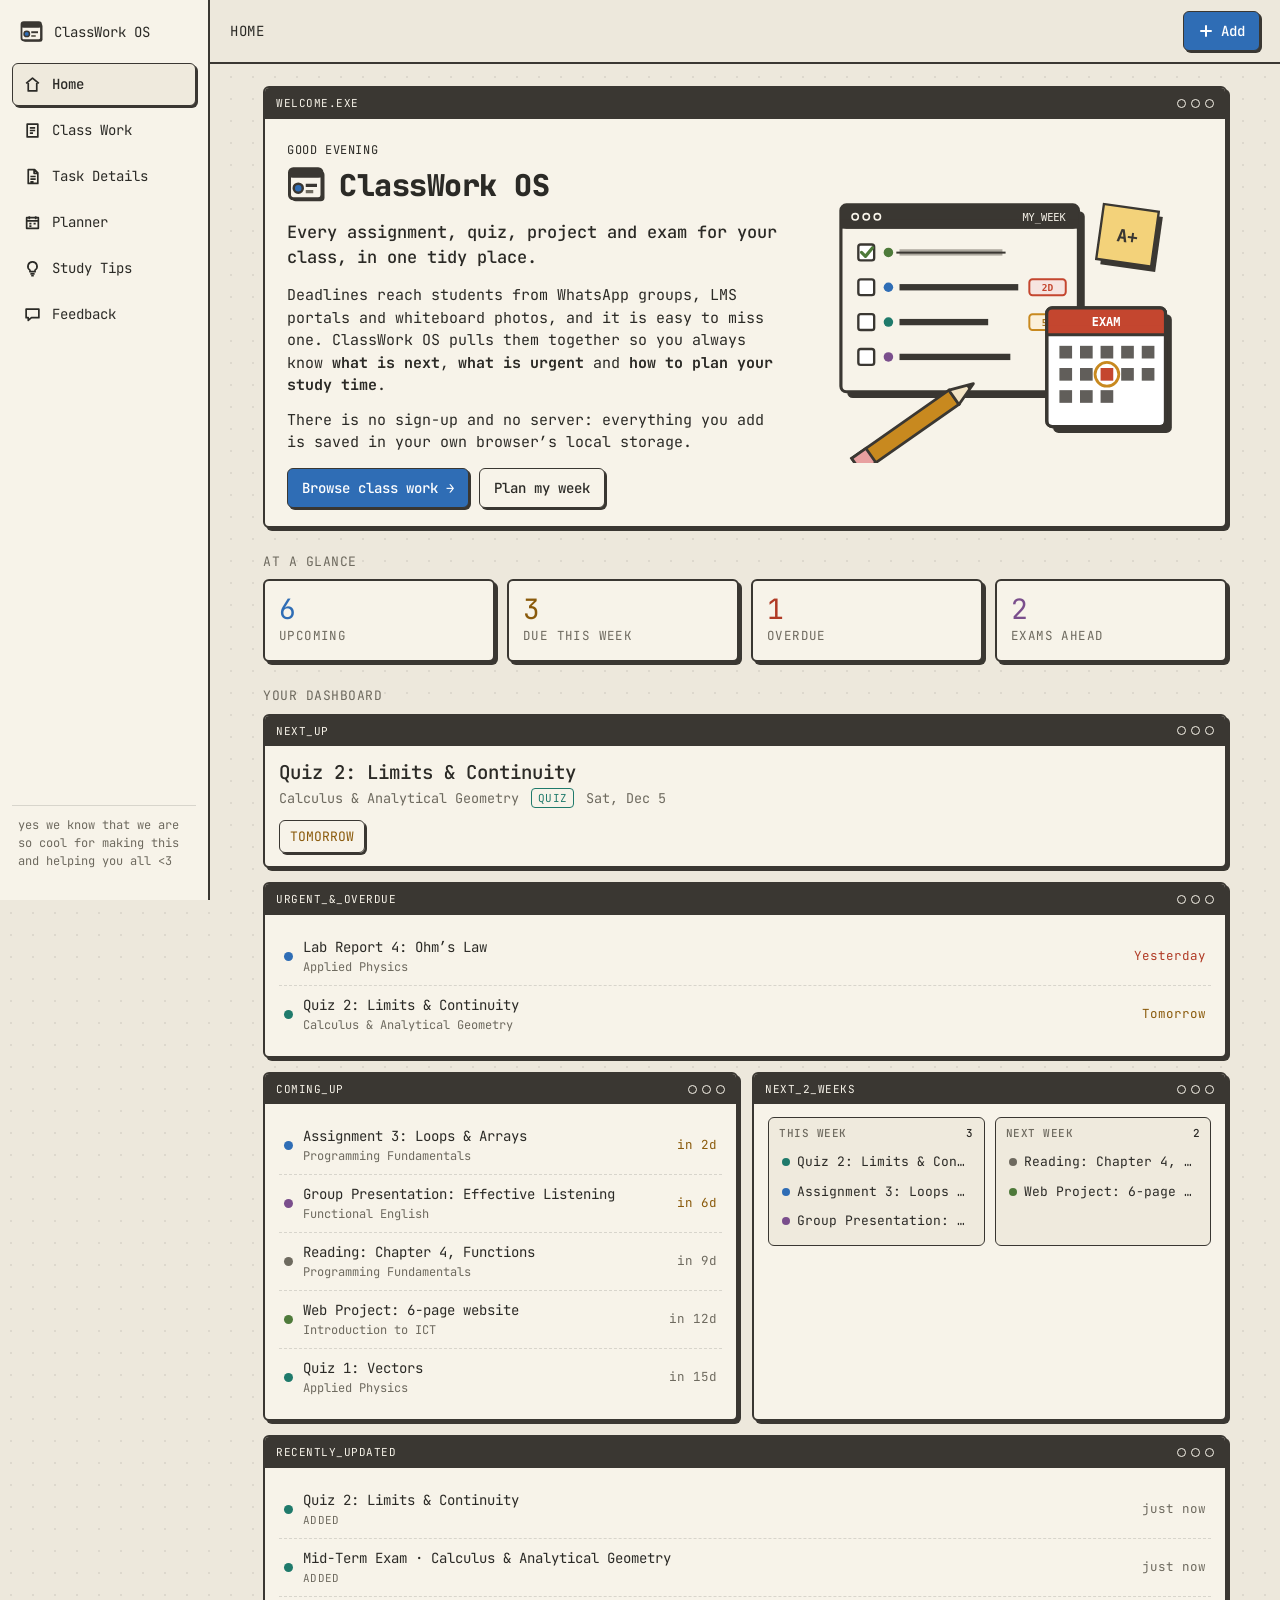
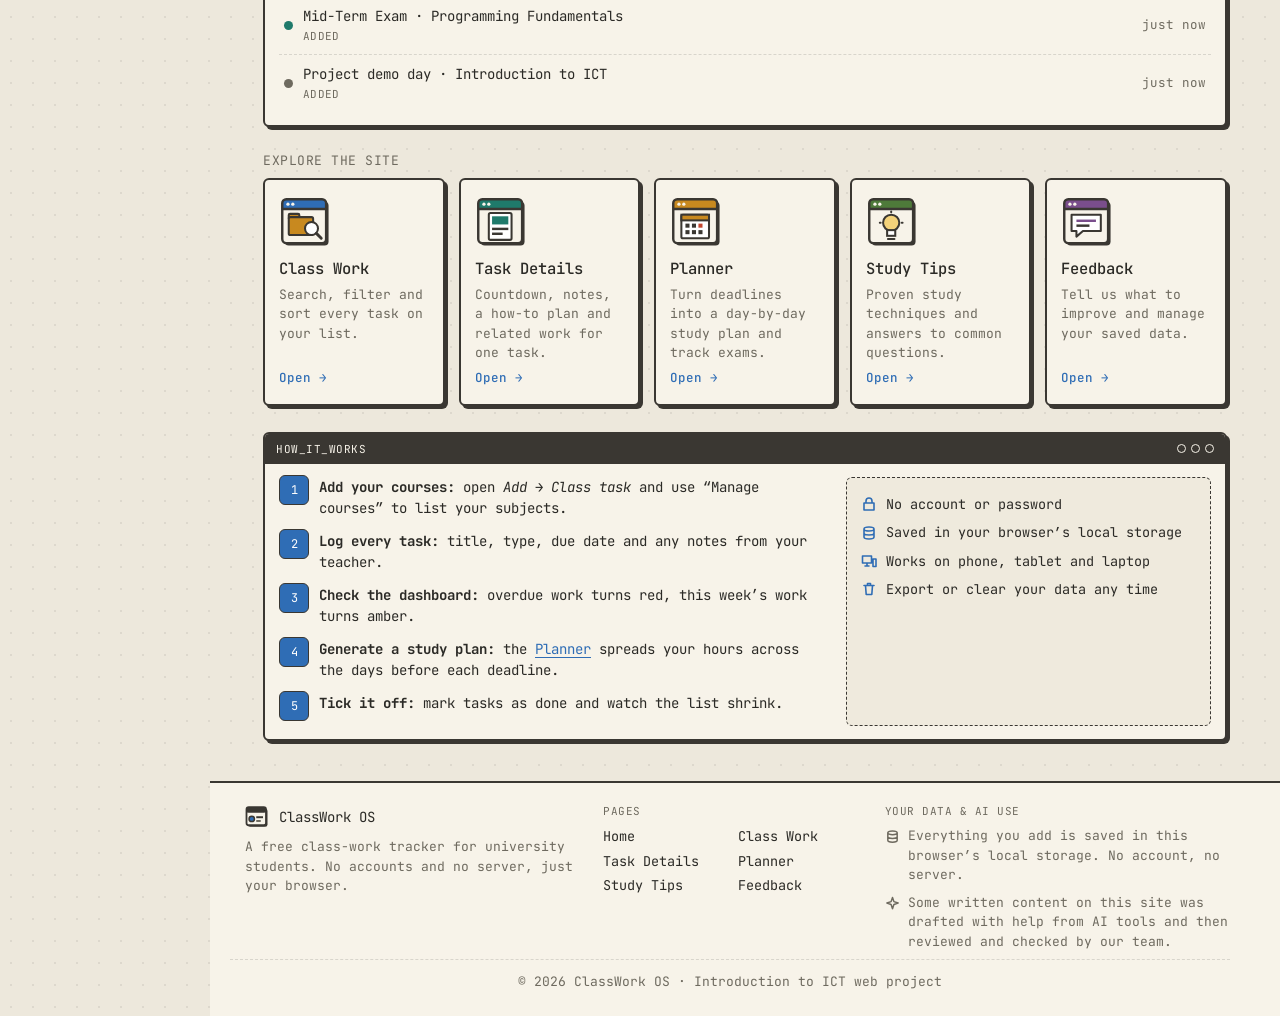
<file: index.html>
<!DOCTYPE html>
<html lang="en">
<head>
  <meta charset="UTF-8">
  <meta name="viewport" content="width=device-width, initial-scale=1.0">
  <meta name="description" content="ClassWork OS keeps every assignment, quiz, project and exam for your class in one place. No login, saved in your browser.">
  <title>Home · ClassWork OS</title>
  <link rel="icon" type="image/svg+xml" href="images/logo.svg">
  <link rel="preconnect" href="https://fonts.googleapis.com">
  <link rel="preconnect" href="https://fonts.gstatic.com" crossorigin>
  <link href="https://fonts.googleapis.com/css2?family=JetBrains+Mono:ital,wght@0,400;0,500;0,700;0,800;1,400&display=swap" rel="stylesheet">
  <link rel="stylesheet" href="css/style.css">
</head>
<body data-page="home">
  <a class="skip-link" href="#main">Skip to main content</a>

  <div class="app">
    <!-- ===== Sidebar (desktop & tablet) ===== -->
    <aside class="sidebar">
      <a class="brand" href="index.html"><img src="images/logo.svg" alt="ClassWork OS logo" width="24" height="24"><span class="logo">ClassWork&nbsp;OS</span></a>
      <nav class="side-nav" aria-label="Main navigation">
        <a class="nav-item active" aria-current="page" href="index.html" title="Home"><svg class="ic" viewBox="0 0 16 16" fill="none" stroke="currentColor" stroke-width="1.6" stroke-linejoin="round" aria-hidden="true"><path d="M2 7l6-5 6 5M4 6.5V14h8V6.5"/></svg><span class="label">Home</span></a>
        <a class="nav-item" href="explore.html" title="Class Work"><svg class="ic" viewBox="0 0 16 16" fill="none" stroke="currentColor" stroke-width="1.6" stroke-linejoin="round" aria-hidden="true"><path d="M3 2h10v12H3zM5.5 5.5h5M5.5 8h5M5.5 10.5h3"/></svg><span class="label">Class Work</span></a>
        <a class="nav-item" href="details.html" title="Task Details"><svg class="ic" viewBox="0 0 16 16" fill="none" stroke="currentColor" stroke-width="1.6" stroke-linejoin="round" aria-hidden="true"><path d="M4 1.5h6l3 3v10H4zM9.5 1.5v3.5H13M6 8h5M6 10.5h5M6 13h3"/></svg><span class="label">Task Details</span></a>
        <a class="nav-item" href="interactive.html" title="Planner"><svg class="ic" viewBox="0 0 16 16" fill="none" stroke="currentColor" stroke-width="1.6" stroke-linejoin="round" aria-hidden="true"><path d="M2.5 3.5h11v10h-11zM2.5 6.5h11M5 2v3M11 2v3M5 9h2M9 9h2M5 11.5h2"/></svg><span class="label">Planner</span></a>
        <a class="nav-item" href="topic-specific.html" title="Study Tips"><svg class="ic" viewBox="0 0 16 16" fill="none" stroke="currentColor" stroke-width="1.6" stroke-linejoin="round" aria-hidden="true"><path d="M8 1.8a4.2 4.2 0 00-2.4 7.7V11h4.8V9.5A4.2 4.2 0 008 1.8zM6 13h4M6.8 14.8h2.4"/></svg><span class="label">Study Tips</span></a>
        <a class="nav-item" href="contact.html" title="Feedback"><svg class="ic" viewBox="0 0 16 16" fill="none" stroke="currentColor" stroke-width="1.6" stroke-linejoin="round" aria-hidden="true"><path d="M2 3h12v8H7l-3 2.5V11H2z"/></svg><span class="label">Feedback</span></a>
      </nav>
      <div class="spacer"></div>
      <p class="acct">yes we know that we are so cool for making this and helping you all &lt;3</p>
    </aside>

    <div class="content">
      <!-- ===== Top bar ===== -->
      <header class="topbar">
        <p class="page-title">HOME</p>
        <div class="tb-right">
          <button class="btn primary" type="button" data-add><svg class="ic" viewBox="0 0 16 16" fill="none" stroke="currentColor" stroke-width="2" stroke-linecap="round" aria-hidden="true"><path d="M8 3v10M3 8h10"/></svg> Add</button>
        </div>
      </header>

      <!-- ===== Page content ===== -->
      <main id="main" class="view-wrap">
        <!-- HERO -->
        <section class="window hero reveal" aria-labelledby="heroTitle">
          <div class="titlebar"><span>WELCOME.EXE</span><span class="dots"><i></i><i></i><i></i></span></div>
          <div class="hero-body">
            <div class="hero-text">
              <p class="eyebrow" id="greet">Hello</p>
              <h1 id="heroTitle"><img class="hero-logo" src="images/logo.svg" alt="ClassWork OS logo" width="40" height="40"> ClassWork OS</h1>
              <p class="lead">Every assignment, quiz, project and exam for your class, in one tidy place.</p>
              <p>Deadlines reach students from WhatsApp groups, LMS portals and whiteboard photos, and it is easy to miss one. ClassWork OS pulls them together so you always know <strong>what is next</strong>, <strong>what is urgent</strong> and <strong>how to plan your study time</strong>.</p>
              <p>There is no sign-up and no server: everything you add is saved in your own browser’s local storage.</p>
              <div class="cta-row">
                <a class="btn primary" href="explore.html">Browse class work →</a>
                <a class="btn" href="interactive.html">Plan my week</a>
              </div>
            </div>
            <figure class="hero-art">
              <img src="images/hero.svg" alt="Illustration of a retro computer window showing a checklist of class tasks, next to an exam calendar, a sticky note and a pencil" width="480" height="360">
            </figure>
          </div>
        </section>

        <!-- STATS (filled by JavaScript) -->
        <section class="block" aria-labelledby="statsTitle">
          <h2 class="section-title" id="statsTitle">At a glance</h2>
          <div class="stats" id="stats"></div>
        </section>

        <!-- DASHBOARD (filled by JavaScript) -->
        <section class="block" aria-labelledby="dashTitle">
          <h2 class="section-title" id="dashTitle">Your dashboard</h2>
          <div class="dash" id="dash"></div>
        </section>

        <!-- LINKS TO THE OTHER PAGES -->
        <section class="block" aria-labelledby="exploreTitle">
          <h2 class="section-title" id="exploreTitle">Explore the site</h2>
          <div class="cards">
            <article class="card"><a href="explore.html">
              <img src="images/explore.svg" alt="Folder with a magnifying glass" width="52" height="52">
              <h3>Class Work</h3><p>Search, filter and sort every task on your list.</p><span class="card-go">Open →</span></a></article>
            <article class="card"><a href="details.html">
              <img src="images/details.svg" alt="Document with a picture and text lines" width="52" height="52">
              <h3>Task Details</h3><p>Countdown, notes, a how-to plan and related work for one task.</p><span class="card-go">Open →</span></a></article>
            <article class="card"><a href="interactive.html">
              <img src="images/planner.svg" alt="Calendar page" width="52" height="52">
              <h3>Planner</h3><p>Turn deadlines into a day-by-day study plan and track exams.</p><span class="card-go">Open →</span></a></article>
            <article class="card"><a href="topic-specific.html">
              <img src="images/tips.svg" alt="Light bulb" width="52" height="52">
              <h3>Study Tips</h3><p>Proven study techniques and answers to common questions.</p><span class="card-go">Open →</span></a></article>
            <article class="card"><a href="contact.html">
              <img src="images/feedback.svg" alt="Speech bubble" width="52" height="52">
              <h3>Feedback</h3><p>Tell us what to improve and manage your saved data.</p><span class="card-go">Open →</span></a></article>
          </div>
        </section>

        <!-- HOW IT WORKS -->
        <section class="window block" aria-labelledby="howTitle">
          <div class="titlebar"><span>HOW_IT_WORKS</span><span class="dots"><i></i><i></i><i></i></span></div>
          <div class="body">
            <h2 id="howTitle" class="sr-only">How it works</h2>
            <div class="how">
              <ol class="steps">
                <li><strong>Add your courses:</strong> open <em>Add → Class task</em> and use “Manage courses” to list your subjects.</li>
                <li><strong>Log every task:</strong> title, type, due date and any notes from your teacher.</li>
                <li><strong>Check the dashboard:</strong> overdue work turns red, this week’s work turns amber.</li>
                <li><strong>Generate a study plan:</strong> the <a href="interactive.html">Planner</a> spreads your hours across the days before each deadline.</li>
                <li><strong>Tick it off:</strong> mark tasks as done and watch the list shrink.</li>
              </ol>
              <ul class="perks">
                <li><svg class="ic" viewBox="0 0 16 16" fill="none" stroke="currentColor" stroke-width="1.6" stroke-linecap="round" stroke-linejoin="round" aria-hidden="true"><path d="M3 7h10v7H3zM5 7V5a3 3 0 016 0v2"/></svg>No account or password</li>
                <li><svg class="ic" viewBox="0 0 16 16" fill="none" stroke="currentColor" stroke-width="1.6" stroke-linecap="round" stroke-linejoin="round" aria-hidden="true"><path d="M3 4c0-1.1 2.2-2 5-2s5 .9 5 2-2.2 2-5 2-5-.9-5-2zM3 4v8c0 1.1 2.2 2 5 2s5-.9 5-2V4M3 8c0 1.1 2.2 2 5 2s5-.9 5-2"/></svg>Saved in your browser’s local storage</li>
                <li><svg class="ic" viewBox="0 0 16 16" fill="none" stroke="currentColor" stroke-width="1.6" stroke-linecap="round" stroke-linejoin="round" aria-hidden="true"><path d="M1.5 3h9v7h-9zM4 13h4M6 10v3M12 6h3v7.5h-3z"/></svg>Works on phone, tablet and laptop</li>
                <li><svg class="ic" viewBox="0 0 16 16" fill="none" stroke="currentColor" stroke-width="1.6" stroke-linecap="round" stroke-linejoin="round" aria-hidden="true"><path d="M3 4.5h10M6.5 4.5V2.5h3v2M4.5 4.5l.7 9h5.6l.7-9"/></svg>Export or clear your data any time</li>
              </ul>
            </div>
          </div>
        </section>
      </main>

      <!-- ===== Footer ===== -->
      <footer class="site-footer">
        <div class="foot-grid">
          <section>
            <a class="brand" href="index.html"><img src="images/logo.svg" alt="ClassWork OS logo" width="24" height="24"><span class="logo">ClassWork&nbsp;OS</span></a>
            <p>A free class-work tracker for university students. No accounts and no server, just your browser.</p>
          </section>
          <nav aria-label="Footer navigation">
            <h2 class="foot-h">PAGES</h2>
            <ul>
            <li><a href="index.html">Home</a></li>
            <li><a href="explore.html">Class Work</a></li>
            <li><a href="details.html">Task Details</a></li>
            <li><a href="interactive.html">Planner</a></li>
            <li><a href="topic-specific.html">Study Tips</a></li>
            <li><a href="contact.html">Feedback</a></li>
            </ul>
          </nav>
          <section>
            <h2 class="foot-h">YOUR DATA &amp; AI USE</h2>
            <p class="ic-line"><svg class="ic" viewBox="0 0 16 16" fill="none" stroke="currentColor" stroke-width="1.6" stroke-linecap="round" stroke-linejoin="round" aria-hidden="true"><path d="M3 4c0-1.1 2.2-2 5-2s5 .9 5 2-2.2 2-5 2-5-.9-5-2zM3 4v8c0 1.1 2.2 2 5 2s5-.9 5-2V4M3 8c0 1.1 2.2 2 5 2s5-.9 5-2"/></svg><span id="storageNote">Everything you add is saved in this browser’s local storage.</span></p>
            <p class="ic-line"><svg class="ic" viewBox="0 0 16 16" fill="none" stroke="currentColor" stroke-width="1.6" stroke-linecap="round" stroke-linejoin="round" aria-hidden="true"><path d="M8 1.5l1.5 4.5 4.5 1.5-4.5 1.5L8 13.5 6.5 9 2 7.5 6.5 6z"/></svg><span>Some written content on this site was drafted with help from AI tools and then reviewed and checked by our team.</span></p>
          </section>
        </div>
        <p class="copy">© 2026 ClassWork OS · Introduction to ICT web project</p>
      </footer>
    </div>
  </div>

  <!-- ===== Bottom navigation (mobile) ===== -->
  <nav class="bottomnav" aria-label="Mobile navigation">
    <a href="index.html" class="active" aria-current="page"><svg class="ic" viewBox="0 0 16 16" fill="none" stroke="currentColor" stroke-width="1.6" stroke-linejoin="round" aria-hidden="true"><path d="M2 7l6-5 6 5M4 6.5V14h8V6.5"/></svg>Home</a>
    <a href="explore.html"><svg class="ic" viewBox="0 0 16 16" fill="none" stroke="currentColor" stroke-width="1.6" stroke-linejoin="round" aria-hidden="true"><path d="M3 2h10v12H3zM5.5 5.5h5M5.5 8h5M5.5 10.5h3"/></svg>Work</a>
    <a href="details.html"><svg class="ic" viewBox="0 0 16 16" fill="none" stroke="currentColor" stroke-width="1.6" stroke-linejoin="round" aria-hidden="true"><path d="M4 1.5h6l3 3v10H4zM9.5 1.5v3.5H13M6 8h5M6 10.5h5M6 13h3"/></svg>Details</a>
    <a href="interactive.html"><svg class="ic" viewBox="0 0 16 16" fill="none" stroke="currentColor" stroke-width="1.6" stroke-linejoin="round" aria-hidden="true"><path d="M2.5 3.5h11v10h-11zM2.5 6.5h11M5 2v3M11 2v3M5 9h2M9 9h2M5 11.5h2"/></svg>Planner</a>
    <a href="topic-specific.html"><svg class="ic" viewBox="0 0 16 16" fill="none" stroke="currentColor" stroke-width="1.6" stroke-linejoin="round" aria-hidden="true"><path d="M8 1.8a4.2 4.2 0 00-2.4 7.7V11h4.8V9.5A4.2 4.2 0 008 1.8zM6 13h4M6.8 14.8h2.4"/></svg>Tips</a>
    <a href="contact.html"><svg class="ic" viewBox="0 0 16 16" fill="none" stroke="currentColor" stroke-width="1.6" stroke-linejoin="round" aria-hidden="true"><path d="M2 3h12v8H7l-3 2.5V11H2z"/></svg>Feedback</a>
  </nav>

  <script src="js/script.js"></script>
</body>
</html>
</file>
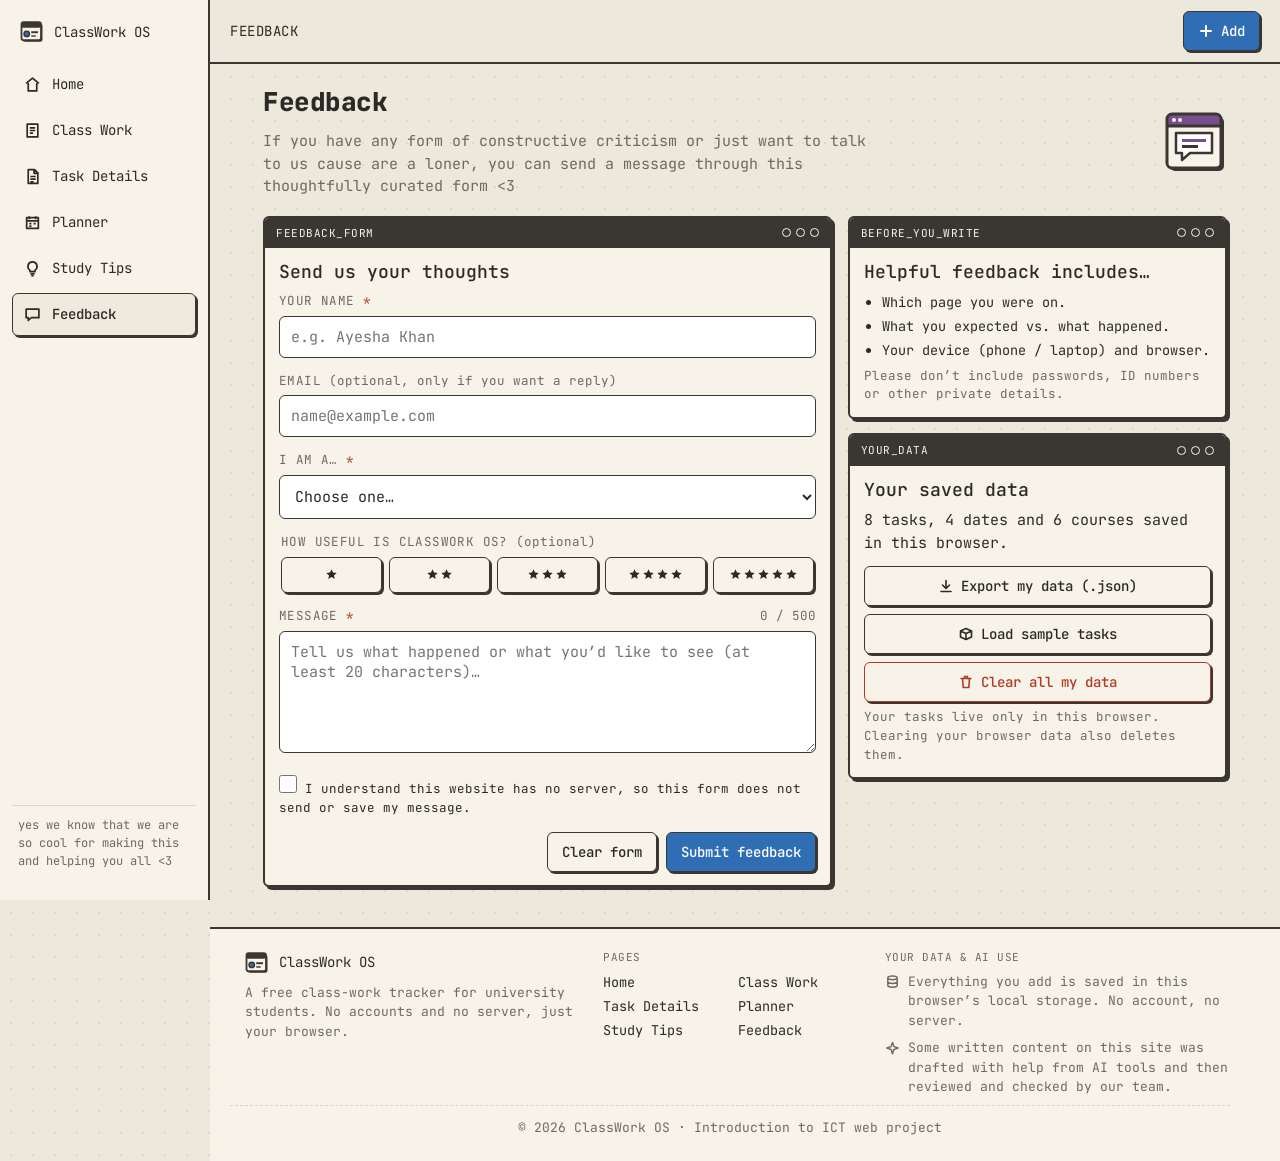
<file: contact.html>
<!DOCTYPE html>
<html lang="en">
<head>
  <meta charset="UTF-8">
  <meta name="viewport" content="width=device-width, initial-scale=1.0">
  <meta name="description" content="Send feedback about ClassWork OS and manage the data saved in your browser.">
  <title>Feedback · ClassWork OS</title>
  <link rel="icon" type="image/svg+xml" href="images/logo.svg">
  <link rel="preconnect" href="https://fonts.googleapis.com">
  <link rel="preconnect" href="https://fonts.gstatic.com" crossorigin>
  <link href="https://fonts.googleapis.com/css2?family=JetBrains+Mono:ital,wght@0,400;0,500;0,700;0,800;1,400&display=swap" rel="stylesheet">
  <link rel="stylesheet" href="css/style.css">
</head>
<body data-page="contact">
  <a class="skip-link" href="#main">Skip to main content</a>

  <div class="app">
    <!-- ===== Sidebar (desktop & tablet) ===== -->
    <aside class="sidebar">
      <a class="brand" href="index.html"><img src="images/logo.svg" alt="ClassWork OS logo" width="24" height="24"><span class="logo">ClassWork&nbsp;OS</span></a>
      <nav class="side-nav" aria-label="Main navigation">
        <a class="nav-item" href="index.html" title="Home"><svg class="ic" viewBox="0 0 16 16" fill="none" stroke="currentColor" stroke-width="1.6" stroke-linejoin="round" aria-hidden="true"><path d="M2 7l6-5 6 5M4 6.5V14h8V6.5"/></svg><span class="label">Home</span></a>
        <a class="nav-item" href="explore.html" title="Class Work"><svg class="ic" viewBox="0 0 16 16" fill="none" stroke="currentColor" stroke-width="1.6" stroke-linejoin="round" aria-hidden="true"><path d="M3 2h10v12H3zM5.5 5.5h5M5.5 8h5M5.5 10.5h3"/></svg><span class="label">Class Work</span></a>
        <a class="nav-item" href="details.html" title="Task Details"><svg class="ic" viewBox="0 0 16 16" fill="none" stroke="currentColor" stroke-width="1.6" stroke-linejoin="round" aria-hidden="true"><path d="M4 1.5h6l3 3v10H4zM9.5 1.5v3.5H13M6 8h5M6 10.5h5M6 13h3"/></svg><span class="label">Task Details</span></a>
        <a class="nav-item" href="interactive.html" title="Planner"><svg class="ic" viewBox="0 0 16 16" fill="none" stroke="currentColor" stroke-width="1.6" stroke-linejoin="round" aria-hidden="true"><path d="M2.5 3.5h11v10h-11zM2.5 6.5h11M5 2v3M11 2v3M5 9h2M9 9h2M5 11.5h2"/></svg><span class="label">Planner</span></a>
        <a class="nav-item" href="topic-specific.html" title="Study Tips"><svg class="ic" viewBox="0 0 16 16" fill="none" stroke="currentColor" stroke-width="1.6" stroke-linejoin="round" aria-hidden="true"><path d="M8 1.8a4.2 4.2 0 00-2.4 7.7V11h4.8V9.5A4.2 4.2 0 008 1.8zM6 13h4M6.8 14.8h2.4"/></svg><span class="label">Study Tips</span></a>
        <a class="nav-item active" aria-current="page" href="contact.html" title="Feedback"><svg class="ic" viewBox="0 0 16 16" fill="none" stroke="currentColor" stroke-width="1.6" stroke-linejoin="round" aria-hidden="true"><path d="M2 3h12v8H7l-3 2.5V11H2z"/></svg><span class="label">Feedback</span></a>
      </nav>
      <div class="spacer"></div>
      <p class="acct">yes we know that we are so cool for making this and helping you all &lt;3</p>
    </aside>

    <div class="content">
      <!-- ===== Top bar ===== -->
      <header class="topbar">
        <p class="page-title">FEEDBACK</p>
        <div class="tb-right">
          <button class="btn primary" type="button" data-add><svg class="ic" viewBox="0 0 16 16" fill="none" stroke="currentColor" stroke-width="2" stroke-linecap="round" aria-hidden="true"><path d="M8 3v10M3 8h10"/></svg> Add</button>
        </div>
      </header>

      <!-- ===== Page content ===== -->
      <main id="main" class="view-wrap">
        <section class="page-head">
          <div>
            <h1>Feedback</h1>
            <p>If you have any form of constructive criticism or just want to talk to us cause are a loner, you can send a message through this thoughtfully curated form <3</p>
          </div>
          <img src="images/feedback.svg" alt="Speech bubble" width="64" height="64">
        </section>

        <div class="contact-grid">
          <div>
            <form class="window" id="feedbackForm" novalidate aria-labelledby="formTitle">
              <div class="titlebar"><span>FEEDBACK_FORM</span><span class="dots"><i></i><i></i><i></i></span></div>
              <div class="body">
                <h2 id="formTitle">Send us your thoughts</h2>
                <div id="formBanner" role="alert"></div>

                <div class="field" data-field="name">
                  <label for="f_name">Your name <span class="req">*</span></label>
                  <input id="f_name" name="name" type="text" maxlength="50" autocomplete="name" placeholder="e.g. Ayesha Khan" aria-describedby="err_name">
                  <p class="field-err" id="err_name"></p>
                </div>

                <div class="field" data-field="email">
                  <label for="f_email">Email <span class="opt">(optional, only if you want a reply)</span></label>
                  <input id="f_email" name="email" type="email" maxlength="80" autocomplete="email" placeholder="name@example.com" aria-describedby="err_email">
                  <p class="field-err" id="err_email"></p>
                </div>

                <div class="field" data-field="role">
                  <label for="f_role">I am a… <span class="req">*</span></label>
                  <select id="f_role" name="role" aria-describedby="err_role">
                    <option value="">Choose one…</option>
                    <option>Student</option>
                    <option>Class representative</option>
                    <option>Teacher</option>
                    <option>Other</option>
                  </select>
                  <p class="field-err" id="err_role"></p>
                </div>

               
                <fieldset class="field">
                  <legend>How useful is ClassWork OS? <span class="opt">(optional)</span></legend>
                  <div class="seg">
                    <label><input type="radio" name="f_rating" value="1" aria-label="1 out of 5"><span class="stars"><svg class="star" viewBox="0 0 16 16" aria-hidden="true"><path d="M8 1.5l1.9 4.1 4.5.5-3.4 3 1 4.4L8 11.2l-4 2.3 1-4.4-3.4-3 4.5-.5z"/></svg></span></label>
                    <label><input type="radio" name="f_rating" value="2" aria-label="2 out of 5"><span class="stars"><svg class="star" viewBox="0 0 16 16" aria-hidden="true"><path d="M8 1.5l1.9 4.1 4.5.5-3.4 3 1 4.4L8 11.2l-4 2.3 1-4.4-3.4-3 4.5-.5z"/></svg><svg class="star" viewBox="0 0 16 16" aria-hidden="true"><path d="M8 1.5l1.9 4.1 4.5.5-3.4 3 1 4.4L8 11.2l-4 2.3 1-4.4-3.4-3 4.5-.5z"/></svg></span></label>
                    <label><input type="radio" name="f_rating" value="3" aria-label="3 out of 5"><span class="stars"><svg class="star" viewBox="0 0 16 16" aria-hidden="true"><path d="M8 1.5l1.9 4.1 4.5.5-3.4 3 1 4.4L8 11.2l-4 2.3 1-4.4-3.4-3 4.5-.5z"/></svg><svg class="star" viewBox="0 0 16 16" aria-hidden="true"><path d="M8 1.5l1.9 4.1 4.5.5-3.4 3 1 4.4L8 11.2l-4 2.3 1-4.4-3.4-3 4.5-.5z"/></svg><svg class="star" viewBox="0 0 16 16" aria-hidden="true"><path d="M8 1.5l1.9 4.1 4.5.5-3.4 3 1 4.4L8 11.2l-4 2.3 1-4.4-3.4-3 4.5-.5z"/></svg></span></label>
                    <label><input type="radio" name="f_rating" value="4" aria-label="4 out of 5"><span class="stars"><svg class="star" viewBox="0 0 16 16" aria-hidden="true"><path d="M8 1.5l1.9 4.1 4.5.5-3.4 3 1 4.4L8 11.2l-4 2.3 1-4.4-3.4-3 4.5-.5z"/></svg><svg class="star" viewBox="0 0 16 16" aria-hidden="true"><path d="M8 1.5l1.9 4.1 4.5.5-3.4 3 1 4.4L8 11.2l-4 2.3 1-4.4-3.4-3 4.5-.5z"/></svg><svg class="star" viewBox="0 0 16 16" aria-hidden="true"><path d="M8 1.5l1.9 4.1 4.5.5-3.4 3 1 4.4L8 11.2l-4 2.3 1-4.4-3.4-3 4.5-.5z"/></svg><svg class="star" viewBox="0 0 16 16" aria-hidden="true"><path d="M8 1.5l1.9 4.1 4.5.5-3.4 3 1 4.4L8 11.2l-4 2.3 1-4.4-3.4-3 4.5-.5z"/></svg></span></label>
                    <label><input type="radio" name="f_rating" value="5" aria-label="5 out of 5"><span class="stars"><svg class="star" viewBox="0 0 16 16" aria-hidden="true"><path d="M8 1.5l1.9 4.1 4.5.5-3.4 3 1 4.4L8 11.2l-4 2.3 1-4.4-3.4-3 4.5-.5z"/></svg><svg class="star" viewBox="0 0 16 16" aria-hidden="true"><path d="M8 1.5l1.9 4.1 4.5.5-3.4 3 1 4.4L8 11.2l-4 2.3 1-4.4-3.4-3 4.5-.5z"/></svg><svg class="star" viewBox="0 0 16 16" aria-hidden="true"><path d="M8 1.5l1.9 4.1 4.5.5-3.4 3 1 4.4L8 11.2l-4 2.3 1-4.4-3.4-3 4.5-.5z"/></svg><svg class="star" viewBox="0 0 16 16" aria-hidden="true"><path d="M8 1.5l1.9 4.1 4.5.5-3.4 3 1 4.4L8 11.2l-4 2.3 1-4.4-3.4-3 4.5-.5z"/></svg><svg class="star" viewBox="0 0 16 16" aria-hidden="true"><path d="M8 1.5l1.9 4.1 4.5.5-3.4 3 1 4.4L8 11.2l-4 2.3 1-4.4-3.4-3 4.5-.5z"/></svg></span></label>
                  </div>
                </fieldset>

                <div class="field" data-field="message">
                  <label for="f_msg">Message <span class="req">*</span> <span class="counter" id="msgCount">0 / 500</span></label>
                  <textarea id="f_msg" name="message" rows="5" placeholder="Tell us what happened or what you’d like to see (at least 20 characters)…" aria-describedby="err_message"></textarea>
                  <p class="field-err" id="err_message"></p>
                </div>

                <div class="field" data-field="consent">
                  <label class="check" for="f_consent"><input type="checkbox" id="f_consent" aria-describedby="err_consent"> I understand this website has no server, so this form does not send or save my message.</label>
                  <p class="field-err" id="err_consent"></p>
                </div>

                <div class="foot">
                  <button class="btn" type="reset">Clear form</button>
                  <button class="btn primary" type="submit">Submit feedback</button>
                </div>
              </div>
            </form>

            <!-- Shown after the form passes validation -->
            <section class="window" id="formResult" hidden aria-labelledby="resultTitle">
              <div class="titlebar"><span>FEEDBACK_READY</span><span class="dots"><i></i><i></i><i></i></span></div>
              <div class="body">
                <h2 id="resultTitle" class="sr-only">Your feedback</h2>
                <div class="banner ok"><span id="resultMsg">All good!</span></div>
                <p>This site doesn’t have a server, so <strong>nothing has been sent or saved</strong>. To share your feedback, copy the text below or open it in your email app.</p>
                <label class="sr-only" for="fbText">Your feedback text</label>
                <textarea class="result-text" id="fbText" readonly></textarea>
                <div class="actions" style="margin-top:10px">
                  <button class="btn primary" type="button" id="copyBtn"><svg class="ic" viewBox="0 0 16 16" fill="none" stroke="currentColor" stroke-width="1.6" stroke-linecap="round" stroke-linejoin="round" aria-hidden="true"><path d="M5.5 5.5h8v8h-8zM3 10.5V2.5h7.5"/></svg>Copy text</button>
                  <a class="btn" id="mailLink" href="mailto:"><svg class="ic" viewBox="0 0 16 16" fill="none" stroke="currentColor" stroke-width="1.6" stroke-linecap="round" stroke-linejoin="round" aria-hidden="true"><path d="M2 3.5h12v9H2zM2.5 4.5L8 9l5.5-4.5"/></svg>Open in email app</a>
                  <button class="btn" type="button" id="newBtn">Write another</button>
                </div>
              </div>
            </section>
          </div>

          <aside class="contact-side">
            <section class="window" aria-labelledby="beforeTitle">
              <div class="titlebar"><span>BEFORE_YOU_WRITE</span><span class="dots"><i></i><i></i><i></i></span></div>
              <div class="body">
                <h2 id="beforeTitle">Helpful feedback includes…</h2>
                <ul>
                  <li>Which page you were on.</li>
                  <li>What you expected vs. what happened.</li>
                  <li>Your device (phone / laptop) and browser.</li>
                </ul>
                <p class="hint">Please don’t include passwords, ID numbers or other private details.</p>
              </div>
            </section>

            <section class="window" aria-labelledby="dataTitle">
              <div class="titlebar"><span>YOUR_DATA</span><span class="dots"><i></i><i></i><i></i></span></div>
              <div class="body">
                <h2 id="dataTitle">Your saved data</h2>
                <p id="dataStats"></p>
                <div class="data-btns">
                  <button class="btn" type="button" id="exportBtn"><svg class="ic" viewBox="0 0 16 16" fill="none" stroke="currentColor" stroke-width="1.6" stroke-linecap="round" stroke-linejoin="round" aria-hidden="true"><path d="M8 2.5v8M4.5 7L8 10.5 11.5 7M3 13.5h10"/></svg>Export my data (.json)</button>
                  <button class="btn" type="button" id="sampleBtn"><svg class="ic" viewBox="0 0 16 16" fill="none" stroke="currentColor" stroke-width="1.6" stroke-linecap="round" stroke-linejoin="round" aria-hidden="true"><path d="M2.5 5L8 2.5 13.5 5v6L8 13.5 2.5 11zM2.5 5L8 7.5 13.5 5M8 7.5v6"/></svg>Load sample tasks</button>
                  <button class="btn danger" type="button" id="clearBtn"><svg class="ic" viewBox="0 0 16 16" fill="none" stroke="currentColor" stroke-width="1.6" stroke-linecap="round" stroke-linejoin="round" aria-hidden="true"><path d="M3 4.5h10M6.5 4.5V2.5h3v2M4.5 4.5l.7 9h5.6l.7-9"/></svg>Clear all my data</button>
                </div>
                <p class="hint">Your tasks live only in this browser. Clearing your browser data also deletes them.</p>
              </div>
            </section>
          </aside>
        </div>
      </main>

      <!-- ===== Footer ===== -->
      <footer class="site-footer">
        <div class="foot-grid">
          <section>
            <a class="brand" href="index.html"><img src="images/logo.svg" alt="ClassWork OS logo" width="24" height="24"><span class="logo">ClassWork&nbsp;OS</span></a>
            <p>A free class-work tracker for university students. No accounts and no server, just your browser.</p>
          </section>
          <nav aria-label="Footer navigation">
            <h2 class="foot-h">PAGES</h2>
            <ul>
            <li><a href="index.html">Home</a></li>
            <li><a href="explore.html">Class Work</a></li>
            <li><a href="details.html">Task Details</a></li>
            <li><a href="interactive.html">Planner</a></li>
            <li><a href="topic-specific.html">Study Tips</a></li>
            <li><a href="contact.html">Feedback</a></li>
            </ul>
          </nav>
          <section>
            <h2 class="foot-h">YOUR DATA &amp; AI USE</h2>
            <p class="ic-line"><svg class="ic" viewBox="0 0 16 16" fill="none" stroke="currentColor" stroke-width="1.6" stroke-linecap="round" stroke-linejoin="round" aria-hidden="true"><path d="M3 4c0-1.1 2.2-2 5-2s5 .9 5 2-2.2 2-5 2-5-.9-5-2zM3 4v8c0 1.1 2.2 2 5 2s5-.9 5-2V4M3 8c0 1.1 2.2 2 5 2s5-.9 5-2"/></svg><span id="storageNote">Everything you add is saved in this browser’s local storage.</span></p>
            <p class="ic-line"><svg class="ic" viewBox="0 0 16 16" fill="none" stroke="currentColor" stroke-width="1.6" stroke-linecap="round" stroke-linejoin="round" aria-hidden="true"><path d="M8 1.5l1.5 4.5 4.5 1.5-4.5 1.5L8 13.5 6.5 9 2 7.5 6.5 6z"/></svg><span>Some written content on this site was drafted with help from AI tools and then reviewed and checked by our team.</span></p>
          </section>
        </div>
        <p class="copy">© 2026 ClassWork OS · Introduction to ICT web project</p>
      </footer>
    </div>
  </div>

  <!-- ===== Bottom navigation (mobile) ===== -->
  <nav class="bottomnav" aria-label="Mobile navigation">
    <a href="index.html"><svg class="ic" viewBox="0 0 16 16" fill="none" stroke="currentColor" stroke-width="1.6" stroke-linejoin="round" aria-hidden="true"><path d="M2 7l6-5 6 5M4 6.5V14h8V6.5"/></svg>Home</a>
    <a href="explore.html"><svg class="ic" viewBox="0 0 16 16" fill="none" stroke="currentColor" stroke-width="1.6" stroke-linejoin="round" aria-hidden="true"><path d="M3 2h10v12H3zM5.5 5.5h5M5.5 8h5M5.5 10.5h3"/></svg>Work</a>
    <a href="details.html"><svg class="ic" viewBox="0 0 16 16" fill="none" stroke="currentColor" stroke-width="1.6" stroke-linejoin="round" aria-hidden="true"><path d="M4 1.5h6l3 3v10H4zM9.5 1.5v3.5H13M6 8h5M6 10.5h5M6 13h3"/></svg>Details</a>
    <a href="interactive.html"><svg class="ic" viewBox="0 0 16 16" fill="none" stroke="currentColor" stroke-width="1.6" stroke-linejoin="round" aria-hidden="true"><path d="M2.5 3.5h11v10h-11zM2.5 6.5h11M5 2v3M11 2v3M5 9h2M9 9h2M5 11.5h2"/></svg>Planner</a>
    <a href="topic-specific.html"><svg class="ic" viewBox="0 0 16 16" fill="none" stroke="currentColor" stroke-width="1.6" stroke-linejoin="round" aria-hidden="true"><path d="M8 1.8a4.2 4.2 0 00-2.4 7.7V11h4.8V9.5A4.2 4.2 0 008 1.8zM6 13h4M6.8 14.8h2.4"/></svg>Tips</a>
    <a href="contact.html" class="active" aria-current="page"><svg class="ic" viewBox="0 0 16 16" fill="none" stroke="currentColor" stroke-width="1.6" stroke-linejoin="round" aria-hidden="true"><path d="M2 3h12v8H7l-3 2.5V11H2z"/></svg>Feedback</a>
  </nav>

  <script src="js/script.js"></script>
</body>
</html>
</file>
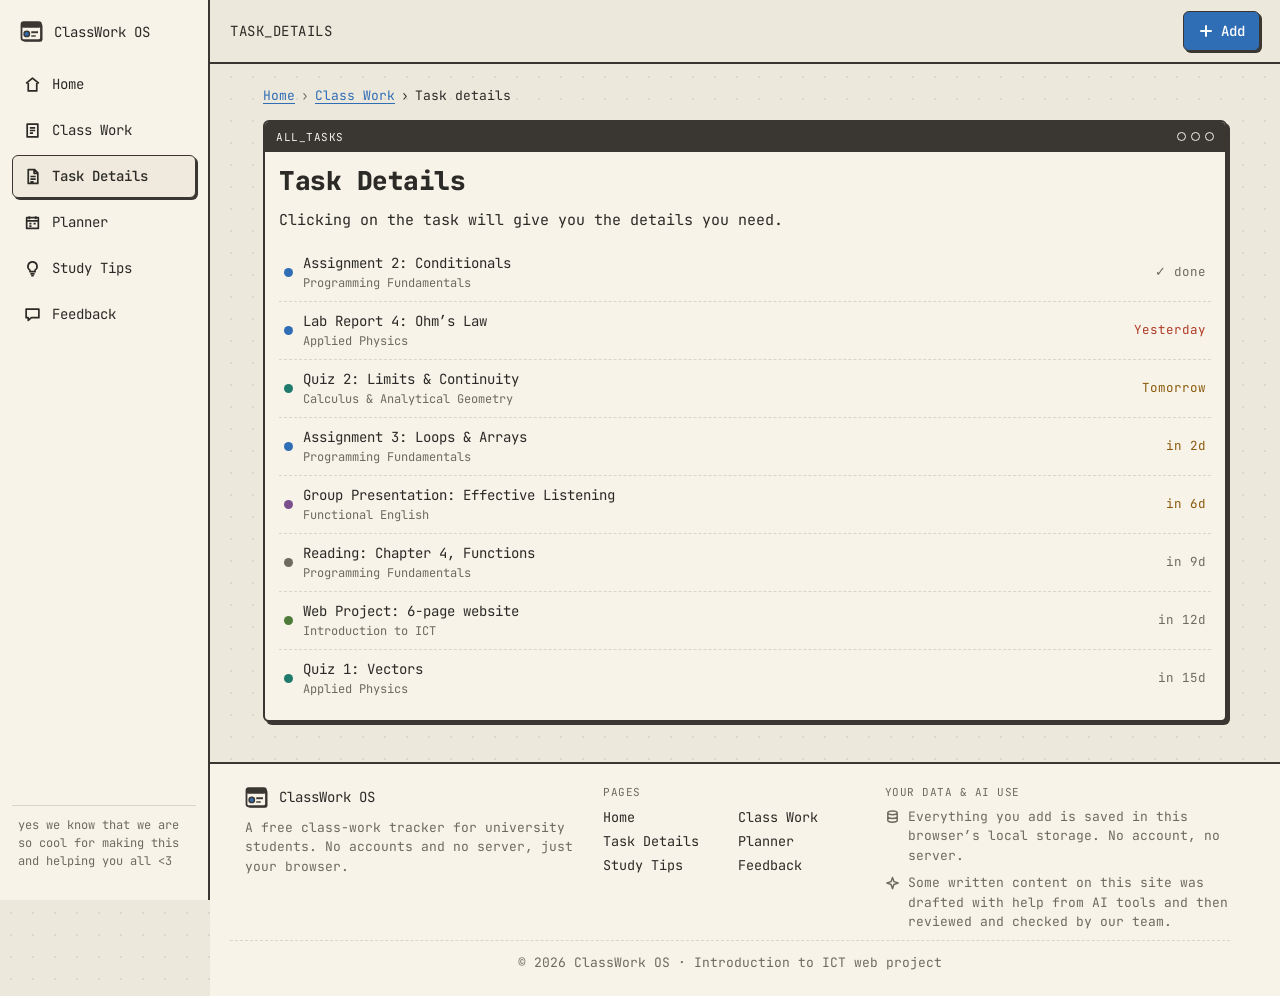
<file: details.html>
<!DOCTYPE html>
<html lang="en">
<head>
  <meta charset="UTF-8">
  <meta name="viewport" content="width=device-width, initial-scale=1.0">
  <meta name="description" content="Full details for one class task: countdown, notes, a step-by-step plan and related work.">
  <title>Task Details · ClassWork OS</title>
  <link rel="icon" type="image/svg+xml" href="images/logo.svg">
  <link rel="preconnect" href="https://fonts.googleapis.com">
  <link rel="preconnect" href="https://fonts.gstatic.com" crossorigin>
  <link href="https://fonts.googleapis.com/css2?family=JetBrains+Mono:ital,wght@0,400;0,500;0,700;0,800;1,400&display=swap" rel="stylesheet">
  <link rel="stylesheet" href="css/style.css">
</head>
<body data-page="details">
  <a class="skip-link" href="#main">Skip to main content</a>

  <div class="app">
    <!-- ===== Sidebar (desktop & tablet) ===== -->
    <aside class="sidebar">
      <a class="brand" href="index.html"><img src="images/logo.svg" alt="ClassWork OS logo" width="24" height="24"><span class="logo">ClassWork&nbsp;OS</span></a>
      <nav class="side-nav" aria-label="Main navigation">
        <a class="nav-item" href="index.html" title="Home"><svg class="ic" viewBox="0 0 16 16" fill="none" stroke="currentColor" stroke-width="1.6" stroke-linejoin="round" aria-hidden="true"><path d="M2 7l6-5 6 5M4 6.5V14h8V6.5"/></svg><span class="label">Home</span></a>
        <a class="nav-item" href="explore.html" title="Class Work"><svg class="ic" viewBox="0 0 16 16" fill="none" stroke="currentColor" stroke-width="1.6" stroke-linejoin="round" aria-hidden="true"><path d="M3 2h10v12H3zM5.5 5.5h5M5.5 8h5M5.5 10.5h3"/></svg><span class="label">Class Work</span></a>
        <a class="nav-item active" aria-current="page" href="details.html" title="Task Details"><svg class="ic" viewBox="0 0 16 16" fill="none" stroke="currentColor" stroke-width="1.6" stroke-linejoin="round" aria-hidden="true"><path d="M4 1.5h6l3 3v10H4zM9.5 1.5v3.5H13M6 8h5M6 10.5h5M6 13h3"/></svg><span class="label">Task Details</span></a>
        <a class="nav-item" href="interactive.html" title="Planner"><svg class="ic" viewBox="0 0 16 16" fill="none" stroke="currentColor" stroke-width="1.6" stroke-linejoin="round" aria-hidden="true"><path d="M2.5 3.5h11v10h-11zM2.5 6.5h11M5 2v3M11 2v3M5 9h2M9 9h2M5 11.5h2"/></svg><span class="label">Planner</span></a>
        <a class="nav-item" href="topic-specific.html" title="Study Tips"><svg class="ic" viewBox="0 0 16 16" fill="none" stroke="currentColor" stroke-width="1.6" stroke-linejoin="round" aria-hidden="true"><path d="M8 1.8a4.2 4.2 0 00-2.4 7.7V11h4.8V9.5A4.2 4.2 0 008 1.8zM6 13h4M6.8 14.8h2.4"/></svg><span class="label">Study Tips</span></a>
        <a class="nav-item" href="contact.html" title="Feedback"><svg class="ic" viewBox="0 0 16 16" fill="none" stroke="currentColor" stroke-width="1.6" stroke-linejoin="round" aria-hidden="true"><path d="M2 3h12v8H7l-3 2.5V11H2z"/></svg><span class="label">Feedback</span></a>
      </nav>
      <div class="spacer"></div>
      <p class="acct">yes we know that we are so cool for making this and helping you all &lt;3</p>
    </aside>

    <div class="content">
      <!-- ===== Top bar ===== -->
      <header class="topbar">
        <p class="page-title">TASK_DETAILS</p>
        <div class="tb-right">
          <button class="btn primary" type="button" data-add><svg class="ic" viewBox="0 0 16 16" fill="none" stroke="currentColor" stroke-width="2" stroke-linecap="round" aria-hidden="true"><path d="M8 3v10M3 8h10"/></svg> Add</button>
        </div>
      </header>

      <!-- ===== Page content ===== -->
      <main id="main" class="view-wrap">
        <nav class="breadcrumb" aria-label="Breadcrumb">
          <ol>
            <li><a href="index.html">Home</a></li>
            <li><a href="explore.html">Class Work</a></li>
            <li aria-current="page" id="crumbTitle">Task details</li>
          </ol>
        </nav>

        <!-- Task list: clicking a task opens the modal card below -->
        <section class="window" id="detailPicker" aria-labelledby="pickerTitle">
          <div class="titlebar"><span>ALL_TASKS</span><span class="dots"><i></i><i></i><i></i></span></div>
          <div class="body">
            <h1 id="pickerTitle">Task Details</h1>
            <p>Clicking on the task will give you the details you need.</p>
            <div id="pickerNote"></div>
            <div id="pickerList"></div>
          </div>
        </section>
      </main>

      <!-- ===== Footer ===== -->
      <footer class="site-footer">
        <div class="foot-grid">
          <section>
            <a class="brand" href="index.html"><img src="images/logo.svg" alt="ClassWork OS logo" width="24" height="24"><span class="logo">ClassWork&nbsp;OS</span></a>
            <p>A free class-work tracker for university students. No accounts and no server, just your browser.</p>
          </section>
          <nav aria-label="Footer navigation">
            <h2 class="foot-h">PAGES</h2>
            <ul>
            <li><a href="index.html">Home</a></li>
            <li><a href="explore.html">Class Work</a></li>
            <li><a href="details.html">Task Details</a></li>
            <li><a href="interactive.html">Planner</a></li>
            <li><a href="topic-specific.html">Study Tips</a></li>
            <li><a href="contact.html">Feedback</a></li>
            </ul>
          </nav>
          <section>
            <h2 class="foot-h">YOUR DATA &amp; AI USE</h2>
            <p class="ic-line"><svg class="ic" viewBox="0 0 16 16" fill="none" stroke="currentColor" stroke-width="1.6" stroke-linecap="round" stroke-linejoin="round" aria-hidden="true"><path d="M3 4c0-1.1 2.2-2 5-2s5 .9 5 2-2.2 2-5 2-5-.9-5-2zM3 4v8c0 1.1 2.2 2 5 2s5-.9 5-2V4M3 8c0 1.1 2.2 2 5 2s5-.9 5-2"/></svg><span id="storageNote">Everything you add is saved in this browser’s local storage.</span></p>
            <p class="ic-line"><svg class="ic" viewBox="0 0 16 16" fill="none" stroke="currentColor" stroke-width="1.6" stroke-linecap="round" stroke-linejoin="round" aria-hidden="true"><path d="M8 1.5l1.5 4.5 4.5 1.5-4.5 1.5L8 13.5 6.5 9 2 7.5 6.5 6z"/></svg><span>Some written content on this site was drafted with help from AI tools and then reviewed and checked by our team.</span></p>
          </section>
        </div>
        <p class="copy">© 2026 ClassWork OS · Introduction to ICT web project</p>
      </footer>
    </div>
  </div>

  <!-- ===== Bottom navigation (mobile) ===== -->
  <nav class="bottomnav" aria-label="Mobile navigation">
    <a href="index.html"><svg class="ic" viewBox="0 0 16 16" fill="none" stroke="currentColor" stroke-width="1.6" stroke-linejoin="round" aria-hidden="true"><path d="M2 7l6-5 6 5M4 6.5V14h8V6.5"/></svg>Home</a>
    <a href="explore.html"><svg class="ic" viewBox="0 0 16 16" fill="none" stroke="currentColor" stroke-width="1.6" stroke-linejoin="round" aria-hidden="true"><path d="M3 2h10v12H3zM5.5 5.5h5M5.5 8h5M5.5 10.5h3"/></svg>Work</a>
    <a href="details.html" class="active" aria-current="page"><svg class="ic" viewBox="0 0 16 16" fill="none" stroke="currentColor" stroke-width="1.6" stroke-linejoin="round" aria-hidden="true"><path d="M4 1.5h6l3 3v10H4zM9.5 1.5v3.5H13M6 8h5M6 10.5h5M6 13h3"/></svg>Details</a>
    <a href="interactive.html"><svg class="ic" viewBox="0 0 16 16" fill="none" stroke="currentColor" stroke-width="1.6" stroke-linejoin="round" aria-hidden="true"><path d="M2.5 3.5h11v10h-11zM2.5 6.5h11M5 2v3M11 2v3M5 9h2M9 9h2M5 11.5h2"/></svg>Planner</a>
    <a href="topic-specific.html"><svg class="ic" viewBox="0 0 16 16" fill="none" stroke="currentColor" stroke-width="1.6" stroke-linejoin="round" aria-hidden="true"><path d="M8 1.8a4.2 4.2 0 00-2.4 7.7V11h4.8V9.5A4.2 4.2 0 008 1.8zM6 13h4M6.8 14.8h2.4"/></svg>Tips</a>
    <a href="contact.html"><svg class="ic" viewBox="0 0 16 16" fill="none" stroke="currentColor" stroke-width="1.6" stroke-linejoin="round" aria-hidden="true"><path d="M2 3h12v8H7l-3 2.5V11H2z"/></svg>Feedback</a>
  </nav>

  <!-- ===== Task detail modal ===== -->
  <div class="tm-backdrop" id="taskModal" hidden>
    <article class="tm-card" id="detailArticle" role="dialog" aria-modal="true" aria-labelledby="dTitle" tabindex="-1">
      <button class="tm-close" type="button" id="tmClose" aria-label="Close task details">&times;</button>

      <header class="detail-head">
        <img id="dImg" src="images/assignment.svg" alt="Task type icon" width="56" height="56">
        <div class="dh-main">
          <p class="eyebrow" id="dCourse">Course</p>
          <h1 id="dTitle">Task</h1>
          <p class="chips" id="dChips"></p>
        </div>
        <div class="countdown" id="dCount" aria-live="polite"></div>
      </header>

      <section class="detail-sec" aria-labelledby="ovTitle">
        <h2 id="ovTitle">Overview</h2>
        <table class="info-table">
          <caption class="sr-only">Task information</caption>
          <tbody id="dTable"></tbody>
        </table>
      </section>

      <section class="detail-sec" aria-labelledby="notesTitle">
        <h2 id="notesTitle">Notes</h2>
        <p class="notes-box" id="dNotes"></p>
      </section>

      <section class="detail-sec" aria-labelledby="guideTitle">
        <h2 id="guideTitle">How to tackle it</h2>
        <p id="dGuideIntro"></p>
        <ol class="guide" id="dGuide"></ol>
        <p class="hint">More techniques on the <a href="topic-specific.html">Study Tips</a> page.</p>
      </section>

      <div class="detail-sec tm-related">
        <section aria-labelledby="dRelatedTitle">
          <h2 id="dRelatedTitle">More from this course</h2>
          <div id="dRelated"></div>
          <button class="linkbtn" type="button" id="dAddRelated">＋ Add a task for this course</button>
        </section>
        <section aria-labelledby="dDatesTitle">
          <h2 id="dDatesTitle">Exams &amp; dates</h2>
          <div id="dDates"></div>
          <a class="linkbtn" href="interactive.html#schedule">See full schedule →</a>
        </section>
      </div>

      <nav class="detail-sec pager tm-pager" id="dPager" aria-label="Previous and next task"></nav>

      <div class="actions detail-actions">
        <button class="btn primary" type="button" id="dDone"><svg class="ic" viewBox="0 0 16 16" fill="none" stroke="currentColor" stroke-width="1.6" stroke-linecap="round" stroke-linejoin="round" aria-hidden="true"><path d="M3 8.5l3 3 7-7"/></svg>Mark as done</button>
        <a class="btn" id="dPlan" href="interactive.html"><svg class="ic" viewBox="0 0 16 16" fill="none" stroke="currentColor" stroke-width="1.6" stroke-linecap="round" stroke-linejoin="round" aria-hidden="true"><path d="M2.5 3.5h11v10h-11zM2.5 6.5h11M5 2v3M11 2v3"/></svg>Plan study time</a>
        <button class="btn" type="button" id="dEdit">Edit</button>
        <button class="btn danger" type="button" id="dDelete">Delete</button>
      </div>
    </article>
  </div>

  <script src="js/script.js"></script>
</body>
</html>
</file>
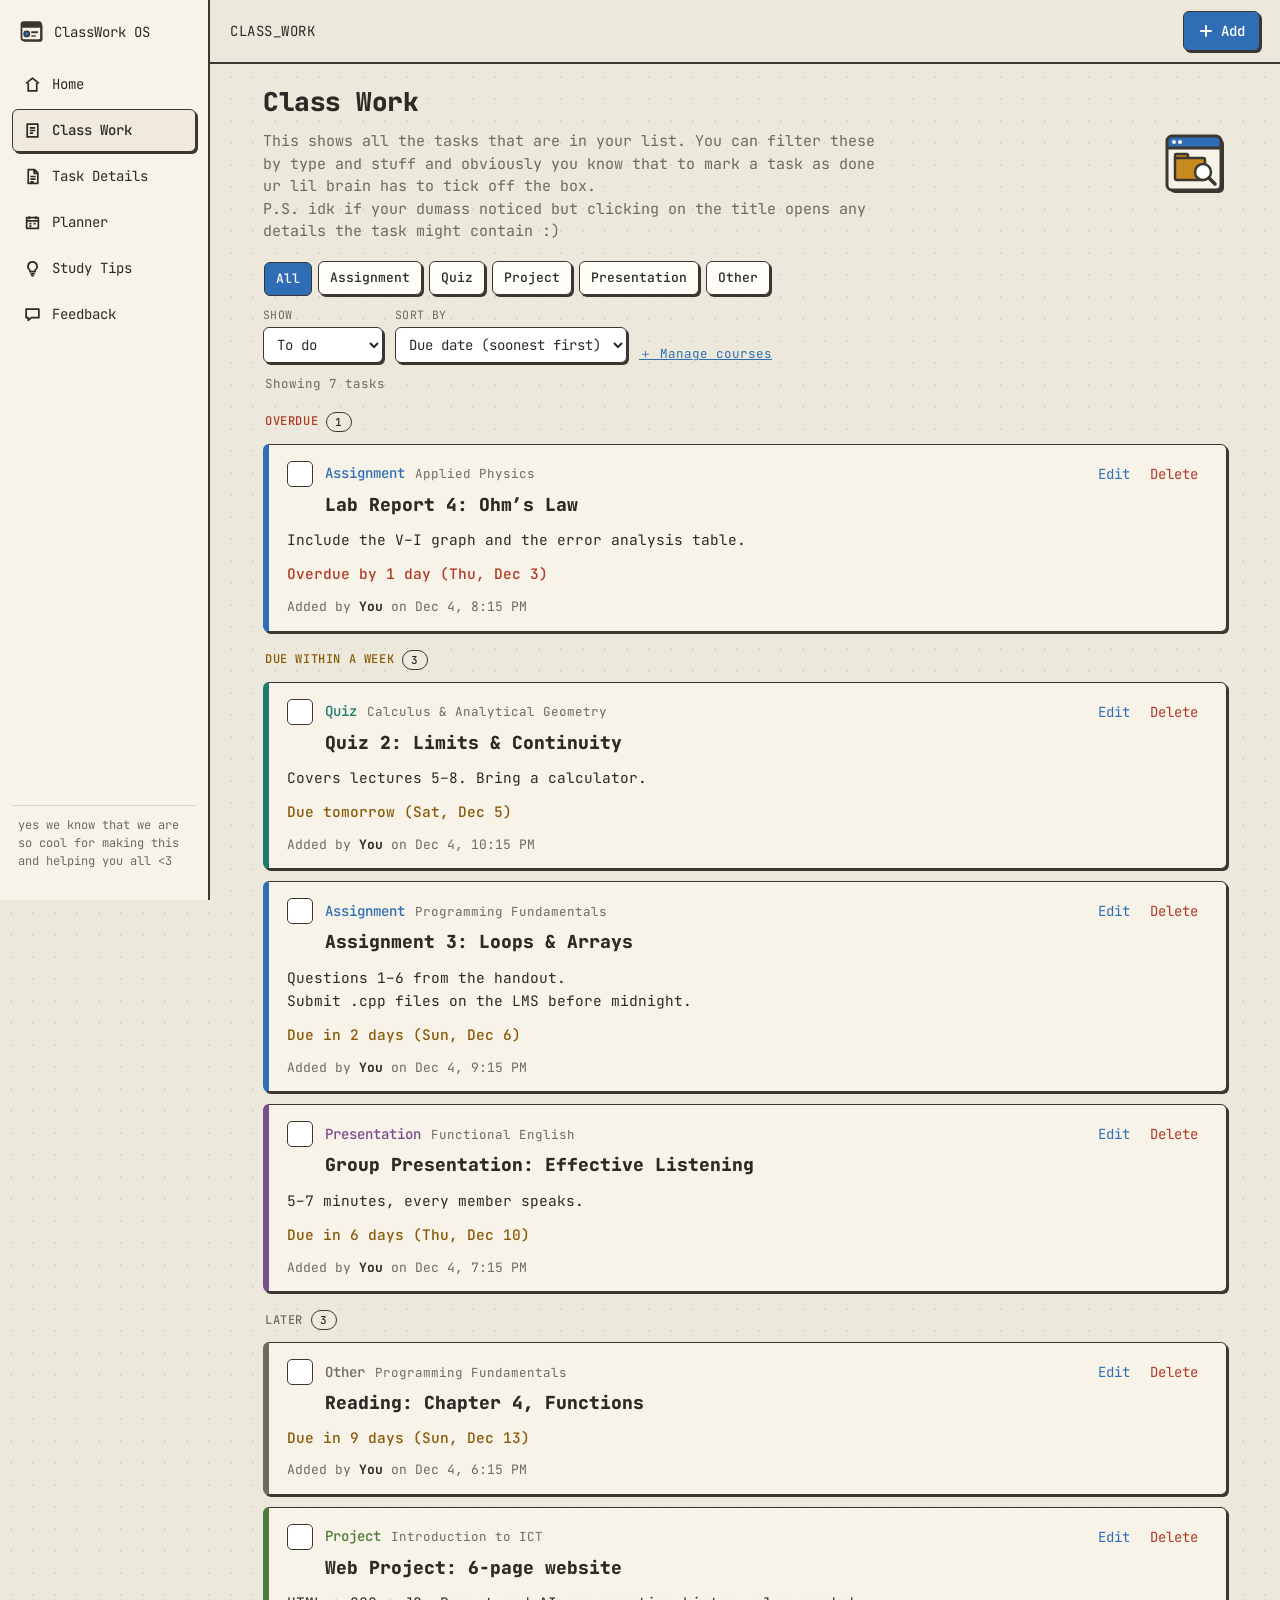
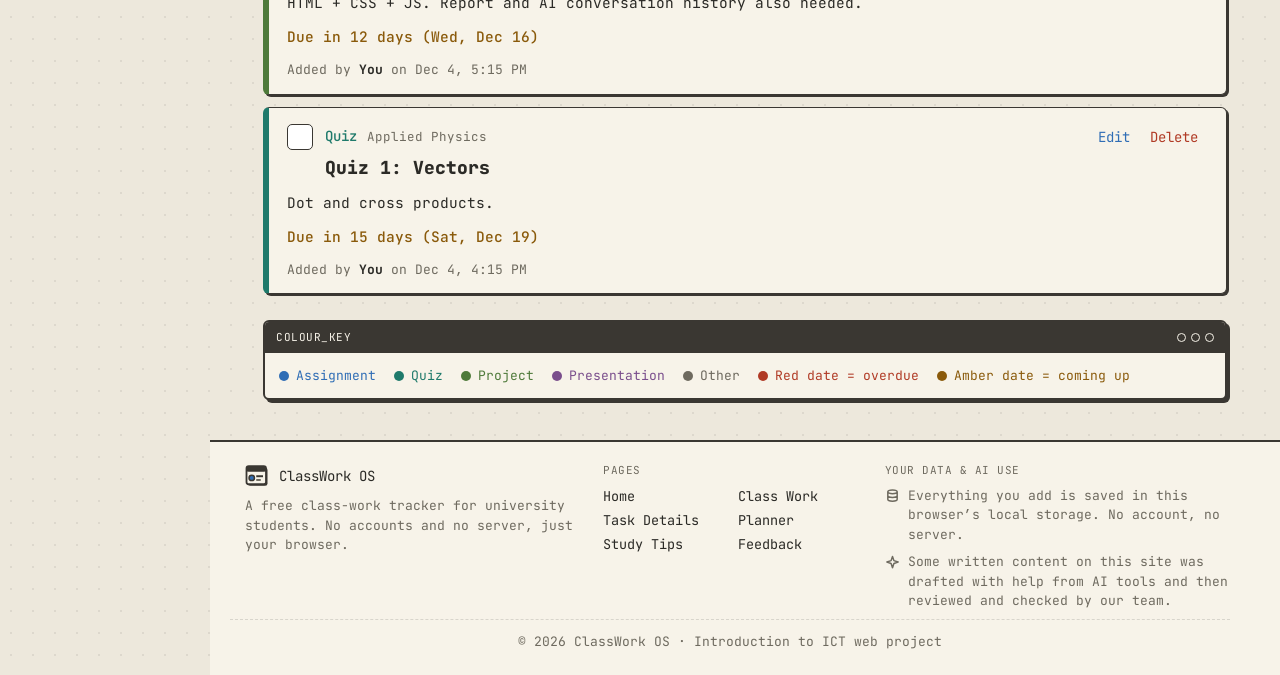
<file: explore.html>
<!DOCTYPE html>
<html lang="en">
<head>
  <meta charset="UTF-8">
  <meta name="viewport" content="width=device-width, initial-scale=1.0">
  <meta name="description" content="Browse, filter and sort all your class tasks.">
  <title>Class Work · ClassWork OS</title>
  <link rel="icon" type="image/svg+xml" href="images/logo.svg">
  <link rel="preconnect" href="https://fonts.googleapis.com">
  <link rel="preconnect" href="https://fonts.gstatic.com" crossorigin>
  <link href="https://fonts.googleapis.com/css2?family=JetBrains+Mono:ital,wght@0,400;0,500;0,700;0,800;1,400&display=swap" rel="stylesheet">
  <link rel="stylesheet" href="css/style.css">
</head>
<body data-page="explore">
  <a class="skip-link" href="#main">Skip to main content</a>

  <div class="app">
    <!-- ===== Sidebar (desktop & tablet) ===== -->
    <aside class="sidebar">
      <a class="brand" href="index.html"><img src="images/logo.svg" alt="ClassWork OS logo" width="24" height="24"><span class="logo">ClassWork&nbsp;OS</span></a>
      <nav class="side-nav" aria-label="Main navigation">
        <a class="nav-item" href="index.html" title="Home"><svg class="ic" viewBox="0 0 16 16" fill="none" stroke="currentColor" stroke-width="1.6" stroke-linejoin="round" aria-hidden="true"><path d="M2 7l6-5 6 5M4 6.5V14h8V6.5"/></svg><span class="label">Home</span></a>
        <a class="nav-item active" aria-current="page" href="explore.html" title="Class Work"><svg class="ic" viewBox="0 0 16 16" fill="none" stroke="currentColor" stroke-width="1.6" stroke-linejoin="round" aria-hidden="true"><path d="M3 2h10v12H3zM5.5 5.5h5M5.5 8h5M5.5 10.5h3"/></svg><span class="label">Class Work</span></a>
        <a class="nav-item" href="details.html" title="Task Details"><svg class="ic" viewBox="0 0 16 16" fill="none" stroke="currentColor" stroke-width="1.6" stroke-linejoin="round" aria-hidden="true"><path d="M4 1.5h6l3 3v10H4zM9.5 1.5v3.5H13M6 8h5M6 10.5h5M6 13h3"/></svg><span class="label">Task Details</span></a>
        <a class="nav-item" href="interactive.html" title="Planner"><svg class="ic" viewBox="0 0 16 16" fill="none" stroke="currentColor" stroke-width="1.6" stroke-linejoin="round" aria-hidden="true"><path d="M2.5 3.5h11v10h-11zM2.5 6.5h11M5 2v3M11 2v3M5 9h2M9 9h2M5 11.5h2"/></svg><span class="label">Planner</span></a>
        <a class="nav-item" href="topic-specific.html" title="Study Tips"><svg class="ic" viewBox="0 0 16 16" fill="none" stroke="currentColor" stroke-width="1.6" stroke-linejoin="round" aria-hidden="true"><path d="M8 1.8a4.2 4.2 0 00-2.4 7.7V11h4.8V9.5A4.2 4.2 0 008 1.8zM6 13h4M6.8 14.8h2.4"/></svg><span class="label">Study Tips</span></a>
        <a class="nav-item" href="contact.html" title="Feedback"><svg class="ic" viewBox="0 0 16 16" fill="none" stroke="currentColor" stroke-width="1.6" stroke-linejoin="round" aria-hidden="true"><path d="M2 3h12v8H7l-3 2.5V11H2z"/></svg><span class="label">Feedback</span></a>
      </nav>
      <div class="spacer"></div>
      <p class="acct">yes we know that we are so cool for making this and helping you all &lt;3</p>
    </aside>

    <div class="content">
      <!-- ===== Top bar ===== -->
      <header class="topbar">
        <p class="page-title">CLASS_WORK</p>
        <div class="tb-right">
          <button class="btn primary" type="button" data-add><svg class="ic" viewBox="0 0 16 16" fill="none" stroke="currentColor" stroke-width="2" stroke-linecap="round" aria-hidden="true"><path d="M8 3v10M3 8h10"/></svg> Add</button>
        </div>
      </header>

      <!-- ===== Page content ===== -->
      <main id="main" class="view-wrap">
        <section class="page-head">
          <div>
            <h1>Class Work</h1>
            <p>This shows all the tasks that are in your list. You can filter these by type and stuff and obviously you know that to mark a task as done ur lil brain has to tick off the box. <br>P.S. idk if your dumass noticed but clicking on the title opens any details the task might contain :)</p>
          </div>
          <img src="images/explore.svg" alt="Folder with a magnifying glass" width="64" height="64">
        </section>

        <section class="toolbar" aria-label="Filter and sort">
          <div class="filters" id="filters" role="group" aria-label="Filter by task type">
            <button class="fbtn" type="button" data-filter="All">All</button>
            <button class="fbtn" type="button" data-filter="Assignment">Assignment</button>
            <button class="fbtn" type="button" data-filter="Quiz">Quiz</button>
            <button class="fbtn" type="button" data-filter="Project">Project</button>
            <button class="fbtn" type="button" data-filter="Presentation">Presentation</button>
            <button class="fbtn" type="button" data-filter="Other">Other</button>
          </div>
          <div class="toolbar-row">
            <div class="mini-field">
              <label for="statusSelect">Show</label>
              <select id="statusSelect">
                <option value="active">To do</option>
                <option value="done">Completed</option>
                <option value="all">Everything</option>
              </select>
            </div>
            <div class="mini-field">
              <label for="sortSelect">Sort by</label>
              <select id="sortSelect">
                <option value="due">Due date (soonest first)</option>
                <option value="due-desc">Due date (latest first)</option>
                <option value="title">Title (A–Z)</option>
                <option value="course">Course (A–Z)</option>
              </select>
            </div>
            <button class="linkbtn" type="button" data-managecourses>＋ Manage courses</button>
          </div>
        </section>

        <p class="result-count" id="resultCount" aria-live="polite"></p>
        <section id="taskList" aria-label="Task list"></section>

        <aside class="window legend block" aria-labelledby="legendTitle">
          <div class="titlebar"><span id="legendTitle">COLOUR_KEY</span><span class="dots"><i></i><i></i><i></i></span></div>
          <div class="body">
            <ul>
              <li class="t-Assignment"><span class="tdot"></span>Assignment</li>
              <li class="t-Quiz"><span class="tdot"></span>Quiz</li>
              <li class="t-Project"><span class="tdot"></span>Project</li>
              <li class="t-Presentation"><span class="tdot"></span>Presentation</li>
              <li class="t-Other"><span class="tdot"></span>Other</li>
              <li class="c-red"><span class="tdot"></span>Red date = overdue</li>
              <li class="c-amber"><span class="tdot"></span>Amber date = coming up</li>
            </ul>
          </div>
        </aside>
      </main>

      <!-- ===== Footer ===== -->
      <footer class="site-footer">
        <div class="foot-grid">
          <section>
            <a class="brand" href="index.html"><img src="images/logo.svg" alt="ClassWork OS logo" width="24" height="24"><span class="logo">ClassWork&nbsp;OS</span></a>
            <p>A free class-work tracker for university students. No accounts and no server, just your browser.</p>
          </section>
          <nav aria-label="Footer navigation">
            <h2 class="foot-h">PAGES</h2>
            <ul>
            <li><a href="index.html">Home</a></li>
            <li><a href="explore.html">Class Work</a></li>
            <li><a href="details.html">Task Details</a></li>
            <li><a href="interactive.html">Planner</a></li>
            <li><a href="topic-specific.html">Study Tips</a></li>
            <li><a href="contact.html">Feedback</a></li>
            </ul>
          </nav>
          <section>
            <h2 class="foot-h">YOUR DATA &amp; AI USE</h2>
            <p class="ic-line"><svg class="ic" viewBox="0 0 16 16" fill="none" stroke="currentColor" stroke-width="1.6" stroke-linecap="round" stroke-linejoin="round" aria-hidden="true"><path d="M3 4c0-1.1 2.2-2 5-2s5 .9 5 2-2.2 2-5 2-5-.9-5-2zM3 4v8c0 1.1 2.2 2 5 2s5-.9 5-2V4M3 8c0 1.1 2.2 2 5 2s5-.9 5-2"/></svg><span id="storageNote">Everything you add is saved in this browser’s local storage.</span></p>
            <p class="ic-line"><svg class="ic" viewBox="0 0 16 16" fill="none" stroke="currentColor" stroke-width="1.6" stroke-linecap="round" stroke-linejoin="round" aria-hidden="true"><path d="M8 1.5l1.5 4.5 4.5 1.5-4.5 1.5L8 13.5 6.5 9 2 7.5 6.5 6z"/></svg><span>Some written content on this site was drafted with help from AI tools and then reviewed and checked by our team.</span></p>
          </section>
        </div>
        <p class="copy">© 2026 ClassWork OS · Introduction to ICT web project</p>
      </footer>
    </div>
  </div>

  <!-- ===== Bottom navigation (mobile) ===== -->
  <nav class="bottomnav" aria-label="Mobile navigation">
    <a href="index.html"><svg class="ic" viewBox="0 0 16 16" fill="none" stroke="currentColor" stroke-width="1.6" stroke-linejoin="round" aria-hidden="true"><path d="M2 7l6-5 6 5M4 6.5V14h8V6.5"/></svg>Home</a>
    <a href="explore.html" class="active" aria-current="page"><svg class="ic" viewBox="0 0 16 16" fill="none" stroke="currentColor" stroke-width="1.6" stroke-linejoin="round" aria-hidden="true"><path d="M3 2h10v12H3zM5.5 5.5h5M5.5 8h5M5.5 10.5h3"/></svg>Work</a>
    <a href="details.html"><svg class="ic" viewBox="0 0 16 16" fill="none" stroke="currentColor" stroke-width="1.6" stroke-linejoin="round" aria-hidden="true"><path d="M4 1.5h6l3 3v10H4zM9.5 1.5v3.5H13M6 8h5M6 10.5h5M6 13h3"/></svg>Details</a>
    <a href="interactive.html"><svg class="ic" viewBox="0 0 16 16" fill="none" stroke="currentColor" stroke-width="1.6" stroke-linejoin="round" aria-hidden="true"><path d="M2.5 3.5h11v10h-11zM2.5 6.5h11M5 2v3M11 2v3M5 9h2M9 9h2M5 11.5h2"/></svg>Planner</a>
    <a href="topic-specific.html"><svg class="ic" viewBox="0 0 16 16" fill="none" stroke="currentColor" stroke-width="1.6" stroke-linejoin="round" aria-hidden="true"><path d="M8 1.8a4.2 4.2 0 00-2.4 7.7V11h4.8V9.5A4.2 4.2 0 008 1.8zM6 13h4M6.8 14.8h2.4"/></svg>Tips</a>
    <a href="contact.html"><svg class="ic" viewBox="0 0 16 16" fill="none" stroke="currentColor" stroke-width="1.6" stroke-linejoin="round" aria-hidden="true"><path d="M2 3h12v8H7l-3 2.5V11H2z"/></svg>Feedback</a>
  </nav>

  <script src="js/script.js"></script>
</body>
</html>
</file>
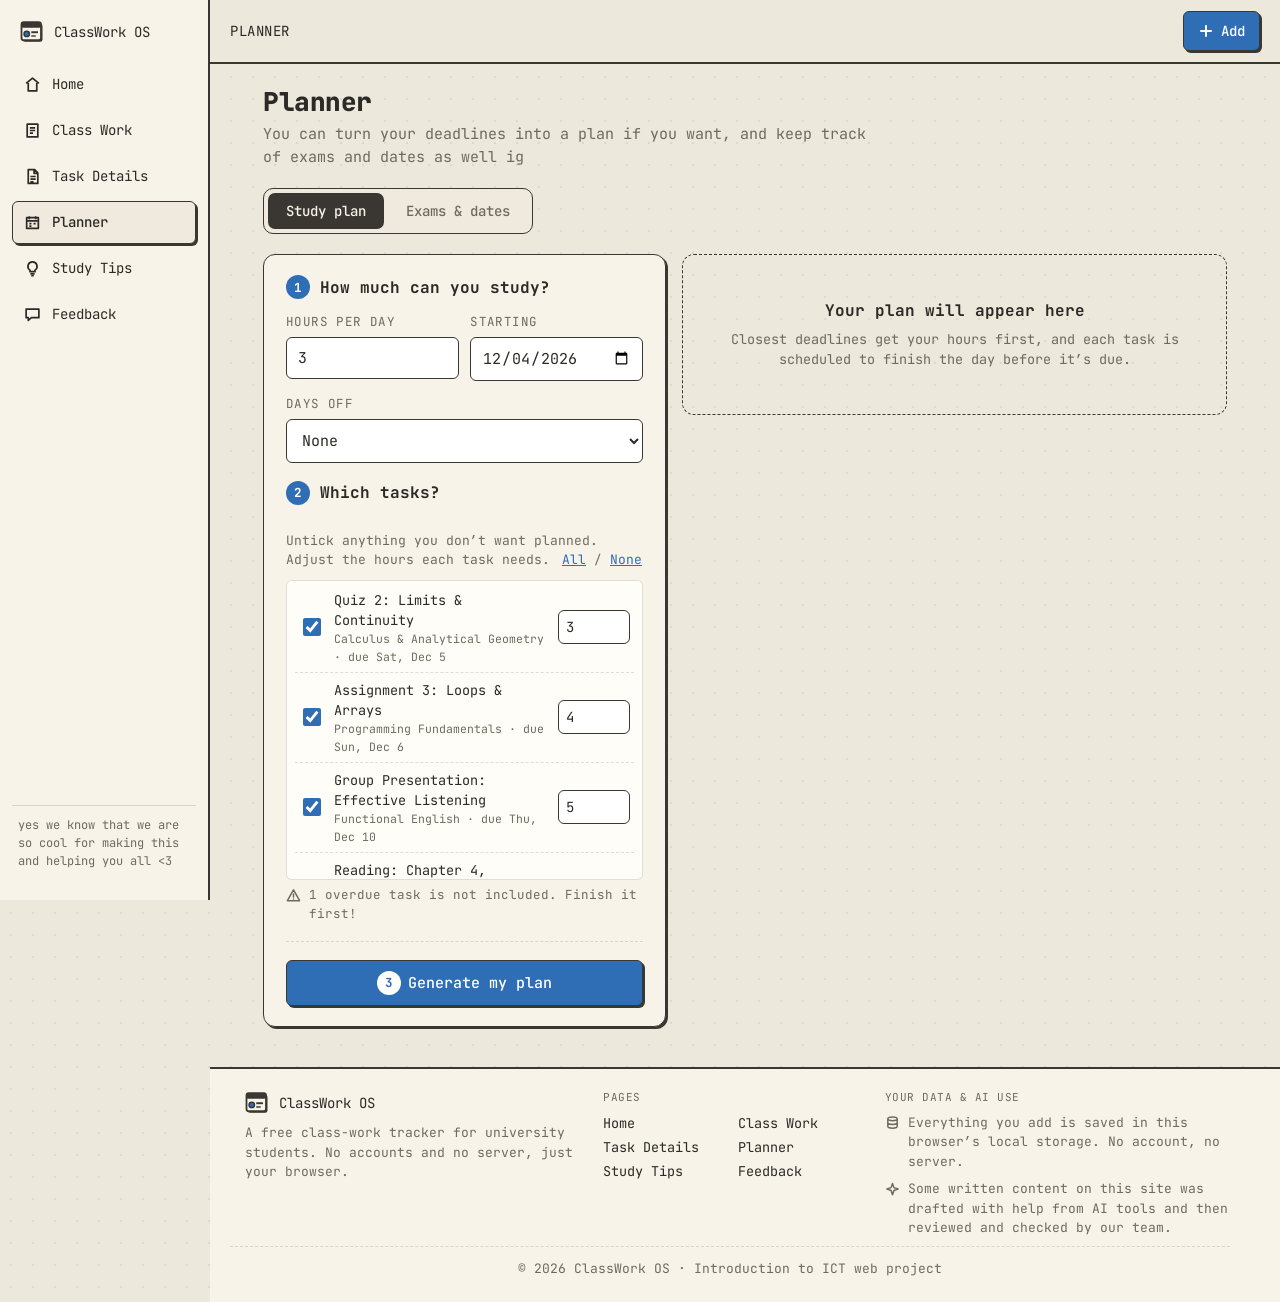
<file: interactive.html>
<!DOCTYPE html>
<html lang="en">
<head>
  <meta charset="UTF-8">
  <meta name="viewport" content="width=device-width, initial-scale=1.0">
  <meta name="description" content="Generate a day-by-day study plan from your deadlines and keep track of exam dates.">
  <title>Planner · ClassWork OS</title>
  <link rel="icon" type="image/svg+xml" href="images/logo.svg">
  <link rel="preconnect" href="https://fonts.googleapis.com">
  <link rel="preconnect" href="https://fonts.gstatic.com" crossorigin>
  <link href="https://fonts.googleapis.com/css2?family=JetBrains+Mono:ital,wght@0,400;0,500;0,700;0,800;1,400&display=swap" rel="stylesheet">
  <link rel="stylesheet" href="css/style.css">
</head>
<body data-page="planner">
  <a class="skip-link" href="#main">Skip to main content</a>

  <div class="app">
    <!-- ===== Sidebar (desktop & tablet) ===== -->
    <aside class="sidebar">
      <a class="brand" href="index.html"><img src="images/logo.svg" alt="ClassWork OS logo" width="24" height="24"><span class="logo">ClassWork&nbsp;OS</span></a>
      <nav class="side-nav" aria-label="Main navigation">
        <a class="nav-item" href="index.html" title="Home"><svg class="ic" viewBox="0 0 16 16" fill="none" stroke="currentColor" stroke-width="1.6" stroke-linejoin="round" aria-hidden="true"><path d="M2 7l6-5 6 5M4 6.5V14h8V6.5"/></svg><span class="label">Home</span></a>
        <a class="nav-item" href="explore.html" title="Class Work"><svg class="ic" viewBox="0 0 16 16" fill="none" stroke="currentColor" stroke-width="1.6" stroke-linejoin="round" aria-hidden="true"><path d="M3 2h10v12H3zM5.5 5.5h5M5.5 8h5M5.5 10.5h3"/></svg><span class="label">Class Work</span></a>
        <a class="nav-item" href="details.html" title="Task Details"><svg class="ic" viewBox="0 0 16 16" fill="none" stroke="currentColor" stroke-width="1.6" stroke-linejoin="round" aria-hidden="true"><path d="M4 1.5h6l3 3v10H4zM9.5 1.5v3.5H13M6 8h5M6 10.5h5M6 13h3"/></svg><span class="label">Task Details</span></a>
        <a class="nav-item active" aria-current="page" href="interactive.html" title="Planner"><svg class="ic" viewBox="0 0 16 16" fill="none" stroke="currentColor" stroke-width="1.6" stroke-linejoin="round" aria-hidden="true"><path d="M2.5 3.5h11v10h-11zM2.5 6.5h11M5 2v3M11 2v3M5 9h2M9 9h2M5 11.5h2"/></svg><span class="label">Planner</span></a>
        <a class="nav-item" href="topic-specific.html" title="Study Tips"><svg class="ic" viewBox="0 0 16 16" fill="none" stroke="currentColor" stroke-width="1.6" stroke-linejoin="round" aria-hidden="true"><path d="M8 1.8a4.2 4.2 0 00-2.4 7.7V11h4.8V9.5A4.2 4.2 0 008 1.8zM6 13h4M6.8 14.8h2.4"/></svg><span class="label">Study Tips</span></a>
        <a class="nav-item" href="contact.html" title="Feedback"><svg class="ic" viewBox="0 0 16 16" fill="none" stroke="currentColor" stroke-width="1.6" stroke-linejoin="round" aria-hidden="true"><path d="M2 3h12v8H7l-3 2.5V11H2z"/></svg><span class="label">Feedback</span></a>
      </nav>
      <div class="spacer"></div>
      <p class="acct">yes we know that we are so cool for making this and helping you all &lt;3</p>
    </aside>

    <div class="content">
      <!-- ===== Top bar ===== -->
      <header class="topbar">
        <p class="page-title">PLANNER</p>
        <div class="tb-right">
          <button class="btn primary" type="button" data-add><svg class="ic" viewBox="0 0 16 16" fill="none" stroke="currentColor" stroke-width="2" stroke-linecap="round" aria-hidden="true"><path d="M8 3v10M3 8h10"/></svg> Add</button>
        </div>
      </header>

      <!-- ===== Page content ===== -->
      <main id="main" class="view-wrap planner">
        <header class="pl-head">
          <h1>Planner</h1>
          <p>You can turn your deadlines into a plan if you want, and keep track of exams and dates as well ig</p>
        </header>

        <div class="pl-switch" role="tablist" aria-label="Planner tools">
          <button class="pl-tab" type="button" role="tab" id="tab-plan" aria-controls="panel-plan" aria-selected="true">Study plan</button>
          <button class="pl-tab" type="button" role="tab" id="tab-schedule" aria-controls="panel-schedule" aria-selected="false" tabindex="-1">Exams &amp; dates</button>
        </div>

        <!-- TOOL 1: study plan generator -->
        <section class="tabpanel" id="panel-plan" role="tabpanel" aria-labelledby="tab-plan">
          <div class="planner-grid">
            <form class="pl-card" id="planForm" novalidate aria-label="Plan settings">
              <div class="pl-step">
                <h2><span class="pl-num">1</span>How much can you study?</h2>
                <div class="field row2">
                  <div><label for="p_hours">Hours per day</label><input id="p_hours" type="number" min="0.5" max="16" step="0.5"></div>
                  <div><label for="p_start">Starting</label><input id="p_start" type="date"></div>
                </div>
                <div class="field">
                  <label for="p_off">Days off</label>
                  <select id="p_off">
                    <option value="none">None</option>
                    <option value="sun">Sundays</option>
                    <option value="satsun">Saturdays &amp; Sundays</option>
                  </select>
                </div>
              </div>

              <fieldset class="pl-step">
                <legend><h2><span class="pl-num">2</span>Which tasks?</h2></legend>
                <p class="pl-sub">Untick anything you don’t want planned. Adjust the hours each task needs.
                  <span class="pt-tools"><button type="button" class="linkbtn" id="ptAll">All</button> / <button type="button" class="linkbtn" id="ptNone">None</button></span></p>
                <div class="plan-tasks-box" id="planTasks"></div>
                <p class="hint" id="planOverdue"></p>
              </fieldset>

              <div class="pl-step">
                <p class="err" id="planErr" role="alert"></p>
                <button class="btn primary pl-go" type="submit"><span class="pl-num">3</span>Generate my plan</button>
              </div>
            </form>

            <div id="planOut" aria-live="polite">
              <div class="pl-card pl-empty">
                <p class="pl-empty-title">Your plan will appear here</p>
                <p>Closest deadlines get your hours first, and each task is scheduled to finish the day before it’s due.</p>
              </div>
            </div>
          </div>
        </section>

        <!-- TOOL 2: exams & dates -->
        <section class="tabpanel" id="panel-schedule" role="tabpanel" aria-labelledby="tab-schedule" hidden>
          <div class="sched-tools">
            <div class="filters" id="kindFilters" role="group" aria-label="Filter the schedule">
              <button class="fbtn" type="button" data-kind="all">All</button>
              <button class="fbtn" type="button" data-kind="exam">Exams</button>
              <button class="fbtn" type="button" data-kind="deadline">Deadlines</button>
              <button class="fbtn" type="button" data-kind="other">Other</button>
            </div>
            <label class="check" for="hidePast"><input type="checkbox" id="hidePast" checked> Hide past</label>
            <button class="btn primary sm" type="button" id="addDateBtn">＋ Add date</button>
          </div>
          <div id="scheduleList"></div>
        </section>
      </main>

      <!-- ===== Footer ===== -->
      <footer class="site-footer">
        <div class="foot-grid">
          <section>
            <a class="brand" href="index.html"><img src="images/logo.svg" alt="ClassWork OS logo" width="24" height="24"><span class="logo">ClassWork&nbsp;OS</span></a>
            <p>A free class-work tracker for university students. No accounts and no server, just your browser.</p>
          </section>
          <nav aria-label="Footer navigation">
            <h2 class="foot-h">PAGES</h2>
            <ul>
            <li><a href="index.html">Home</a></li>
            <li><a href="explore.html">Class Work</a></li>
            <li><a href="details.html">Task Details</a></li>
            <li><a href="interactive.html">Planner</a></li>
            <li><a href="topic-specific.html">Study Tips</a></li>
            <li><a href="contact.html">Feedback</a></li>
            </ul>
          </nav>
          <section>
            <h2 class="foot-h">YOUR DATA &amp; AI USE</h2>
            <p class="ic-line"><svg class="ic" viewBox="0 0 16 16" fill="none" stroke="currentColor" stroke-width="1.6" stroke-linecap="round" stroke-linejoin="round" aria-hidden="true"><path d="M3 4c0-1.1 2.2-2 5-2s5 .9 5 2-2.2 2-5 2-5-.9-5-2zM3 4v8c0 1.1 2.2 2 5 2s5-.9 5-2V4M3 8c0 1.1 2.2 2 5 2s5-.9 5-2"/></svg><span id="storageNote">Everything you add is saved in this browser’s local storage.</span></p>
            <p class="ic-line"><svg class="ic" viewBox="0 0 16 16" fill="none" stroke="currentColor" stroke-width="1.6" stroke-linecap="round" stroke-linejoin="round" aria-hidden="true"><path d="M8 1.5l1.5 4.5 4.5 1.5-4.5 1.5L8 13.5 6.5 9 2 7.5 6.5 6z"/></svg><span>Some written content on this site was drafted with help from AI tools and then reviewed and checked by our team.</span></p>
          </section>
        </div>
        <p class="copy">© 2026 ClassWork OS · Introduction to ICT web project</p>
      </footer>
    </div>
  </div>

  <!-- ===== Bottom navigation (mobile) ===== -->
  <nav class="bottomnav" aria-label="Mobile navigation">
    <a href="index.html"><svg class="ic" viewBox="0 0 16 16" fill="none" stroke="currentColor" stroke-width="1.6" stroke-linejoin="round" aria-hidden="true"><path d="M2 7l6-5 6 5M4 6.5V14h8V6.5"/></svg>Home</a>
    <a href="explore.html"><svg class="ic" viewBox="0 0 16 16" fill="none" stroke="currentColor" stroke-width="1.6" stroke-linejoin="round" aria-hidden="true"><path d="M3 2h10v12H3zM5.5 5.5h5M5.5 8h5M5.5 10.5h3"/></svg>Work</a>
    <a href="details.html"><svg class="ic" viewBox="0 0 16 16" fill="none" stroke="currentColor" stroke-width="1.6" stroke-linejoin="round" aria-hidden="true"><path d="M4 1.5h6l3 3v10H4zM9.5 1.5v3.5H13M6 8h5M6 10.5h5M6 13h3"/></svg>Details</a>
    <a href="interactive.html" class="active" aria-current="page"><svg class="ic" viewBox="0 0 16 16" fill="none" stroke="currentColor" stroke-width="1.6" stroke-linejoin="round" aria-hidden="true"><path d="M2.5 3.5h11v10h-11zM2.5 6.5h11M5 2v3M11 2v3M5 9h2M9 9h2M5 11.5h2"/></svg>Planner</a>
    <a href="topic-specific.html"><svg class="ic" viewBox="0 0 16 16" fill="none" stroke="currentColor" stroke-width="1.6" stroke-linejoin="round" aria-hidden="true"><path d="M8 1.8a4.2 4.2 0 00-2.4 7.7V11h4.8V9.5A4.2 4.2 0 008 1.8zM6 13h4M6.8 14.8h2.4"/></svg>Tips</a>
    <a href="contact.html"><svg class="ic" viewBox="0 0 16 16" fill="none" stroke="currentColor" stroke-width="1.6" stroke-linejoin="round" aria-hidden="true"><path d="M2 3h12v8H7l-3 2.5V11H2z"/></svg>Feedback</a>
  </nav>

  <script src="js/script.js"></script>
</body>
</html>
</file>
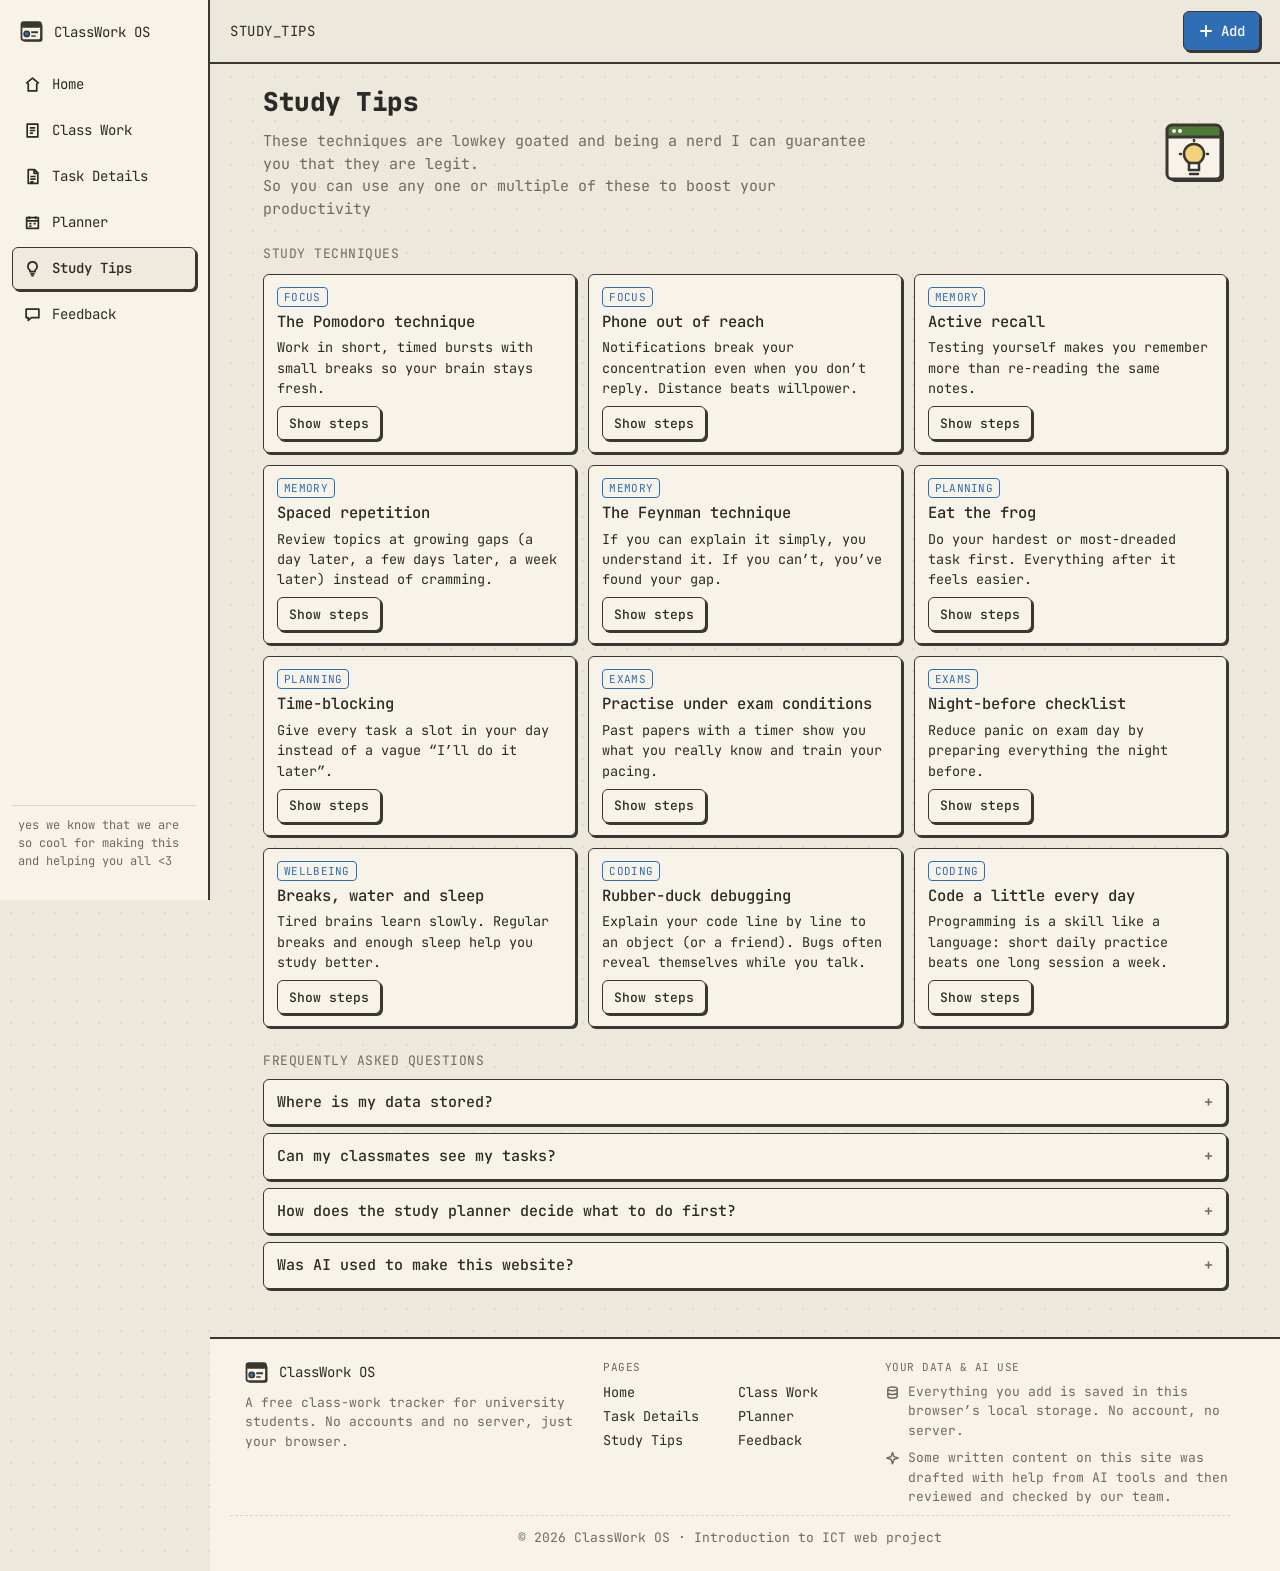
<file: topic-specific.html>
<!DOCTYPE html>
<html lang="en">
<head>
  <meta charset="UTF-8">
  <meta name="viewport" content="width=device-width, initial-scale=1.0">
  <meta name="description" content="Study techniques for university students.">
  <title>Study Tips · ClassWork OS</title>
  <link rel="icon" type="image/svg+xml" href="images/logo.svg">
  <link rel="preconnect" href="https://fonts.googleapis.com">
  <link rel="preconnect" href="https://fonts.gstatic.com" crossorigin>
  <link href="https://fonts.googleapis.com/css2?family=JetBrains+Mono:ital,wght@0,400;0,500;0,700;0,800;1,400&display=swap" rel="stylesheet">
  <link rel="stylesheet" href="css/style.css">
</head>
<body data-page="tips">
  <a class="skip-link" href="#main">Skip to main content</a>

  <div class="app">
    <!-- ===== Sidebar (desktop & tablet) ===== -->
    <aside class="sidebar">
      <a class="brand" href="index.html"><img src="images/logo.svg" alt="ClassWork OS logo" width="24" height="24"><span class="logo">ClassWork&nbsp;OS</span></a>
      <nav class="side-nav" aria-label="Main navigation">
        <a class="nav-item" href="index.html" title="Home"><svg class="ic" viewBox="0 0 16 16" fill="none" stroke="currentColor" stroke-width="1.6" stroke-linejoin="round" aria-hidden="true"><path d="M2 7l6-5 6 5M4 6.5V14h8V6.5"/></svg><span class="label">Home</span></a>
        <a class="nav-item" href="explore.html" title="Class Work"><svg class="ic" viewBox="0 0 16 16" fill="none" stroke="currentColor" stroke-width="1.6" stroke-linejoin="round" aria-hidden="true"><path d="M3 2h10v12H3zM5.5 5.5h5M5.5 8h5M5.5 10.5h3"/></svg><span class="label">Class Work</span></a>
        <a class="nav-item" href="details.html" title="Task Details"><svg class="ic" viewBox="0 0 16 16" fill="none" stroke="currentColor" stroke-width="1.6" stroke-linejoin="round" aria-hidden="true"><path d="M4 1.5h6l3 3v10H4zM9.5 1.5v3.5H13M6 8h5M6 10.5h5M6 13h3"/></svg><span class="label">Task Details</span></a>
        <a class="nav-item" href="interactive.html" title="Planner"><svg class="ic" viewBox="0 0 16 16" fill="none" stroke="currentColor" stroke-width="1.6" stroke-linejoin="round" aria-hidden="true"><path d="M2.5 3.5h11v10h-11zM2.5 6.5h11M5 2v3M11 2v3M5 9h2M9 9h2M5 11.5h2"/></svg><span class="label">Planner</span></a>
        <a class="nav-item active" aria-current="page" href="topic-specific.html" title="Study Tips"><svg class="ic" viewBox="0 0 16 16" fill="none" stroke="currentColor" stroke-width="1.6" stroke-linejoin="round" aria-hidden="true"><path d="M8 1.8a4.2 4.2 0 00-2.4 7.7V11h4.8V9.5A4.2 4.2 0 008 1.8zM6 13h4M6.8 14.8h2.4"/></svg><span class="label">Study Tips</span></a>
        <a class="nav-item" href="contact.html" title="Feedback"><svg class="ic" viewBox="0 0 16 16" fill="none" stroke="currentColor" stroke-width="1.6" stroke-linejoin="round" aria-hidden="true"><path d="M2 3h12v8H7l-3 2.5V11H2z"/></svg><span class="label">Feedback</span></a>
      </nav>
      <div class="spacer"></div>
      <p class="acct">yes we know that we are so cool for making this and helping you all &lt;3</p>
    </aside>

    <div class="content">
      <!-- ===== Top bar ===== -->
      <header class="topbar">
        <p class="page-title">STUDY_TIPS</p>
        <div class="tb-right">
          <button class="btn primary" type="button" data-add><svg class="ic" viewBox="0 0 16 16" fill="none" stroke="currentColor" stroke-width="2" stroke-linecap="round" aria-hidden="true"><path d="M8 3v10M3 8h10"/></svg> Add</button>
        </div>
      </header>

      <!-- ===== Page content ===== -->
      <main id="main" class="view-wrap">
        <section class="page-head">
          <div>
            <h1>Study Tips</h1>
            <p>These techniques are lowkey goated and being a nerd I can guarantee you that they are legit.<br>So you can use any one or multiple of these to boost your productivity</p>
          </div>
          <img src="images/tips.svg" alt="Light bulb" width="64" height="64">
        </section>

        <!-- Technique cards -->
        <section class="block" aria-labelledby="tipsTitle">
          <h2 class="section-title" id="tipsTitle">Study techniques</h2>
          <div class="tip-list" id="tipList"></div>
        </section>

        <!-- FAQ -->
        <section class="block" aria-labelledby="faqTitle">
          <h2 class="section-title" id="faqTitle">Frequently asked questions</h2>
          <details class="faq">
            <summary>Where is my data stored?</summary>
            <p>In this browser’s local storage, on your own device. Nothing is uploaded. If you clear your browser data or switch browsers, your list starts empty. Use “Export my data” on the Feedback page to keep a backup.</p>
          </details>
          <details class="faq">
            <summary>Can my classmates see my tasks?</summary>
            <p>No. Each browser keeps its own private copy. To share, export your data or send a classmate the task details yourself.</p>
          </details>
          <details class="faq">
            <summary>How does the study planner decide what to do first?</summary>
            <p>It uses “earliest deadline first”: each day, your hours go to the task that is due soonest, and work is planned to finish the day before the due date.</p>
          </details>
          <details class="faq">
            <summary>Was AI used to make this website?</summary>
            <p>Yes. Some text was drafted with AI help. Our team reviewed it, checked facts against reliable sources, and kept the advice general. Always follow your own teacher’s instructions first.</p>
          </details>
        </section>

      </main>

      <!-- ===== Footer ===== -->
      <footer class="site-footer">
        <div class="foot-grid">
          <section>
            <a class="brand" href="index.html"><img src="images/logo.svg" alt="ClassWork OS logo" width="24" height="24"><span class="logo">ClassWork&nbsp;OS</span></a>
            <p>A free class-work tracker for university students. No accounts and no server, just your browser.</p>
          </section>
          <nav aria-label="Footer navigation">
            <h2 class="foot-h">PAGES</h2>
            <ul>
            <li><a href="index.html">Home</a></li>
            <li><a href="explore.html">Class Work</a></li>
            <li><a href="details.html">Task Details</a></li>
            <li><a href="interactive.html">Planner</a></li>
            <li><a href="topic-specific.html">Study Tips</a></li>
            <li><a href="contact.html">Feedback</a></li>
            </ul>
          </nav>
          <section>
            <h2 class="foot-h">YOUR DATA &amp; AI USE</h2>
            <p class="ic-line"><svg class="ic" viewBox="0 0 16 16" fill="none" stroke="currentColor" stroke-width="1.6" stroke-linecap="round" stroke-linejoin="round" aria-hidden="true"><path d="M3 4c0-1.1 2.2-2 5-2s5 .9 5 2-2.2 2-5 2-5-.9-5-2zM3 4v8c0 1.1 2.2 2 5 2s5-.9 5-2V4M3 8c0 1.1 2.2 2 5 2s5-.9 5-2"/></svg><span id="storageNote">Everything you add is saved in this browser’s local storage.</span></p>
            <p class="ic-line"><svg class="ic" viewBox="0 0 16 16" fill="none" stroke="currentColor" stroke-width="1.6" stroke-linecap="round" stroke-linejoin="round" aria-hidden="true"><path d="M8 1.5l1.5 4.5 4.5 1.5-4.5 1.5L8 13.5 6.5 9 2 7.5 6.5 6z"/></svg><span>Some written content on this site was drafted with help from AI tools and then reviewed and checked by our team.</span></p>
          </section>
        </div>
        <p class="copy">© 2026 ClassWork OS · Introduction to ICT web project</p>
      </footer>
    </div>
  </div>

  <!-- ===== Bottom navigation (mobile) ===== -->
  <nav class="bottomnav" aria-label="Mobile navigation">
    <a href="index.html"><svg class="ic" viewBox="0 0 16 16" fill="none" stroke="currentColor" stroke-width="1.6" stroke-linejoin="round" aria-hidden="true"><path d="M2 7l6-5 6 5M4 6.5V14h8V6.5"/></svg>Home</a>
    <a href="explore.html"><svg class="ic" viewBox="0 0 16 16" fill="none" stroke="currentColor" stroke-width="1.6" stroke-linejoin="round" aria-hidden="true"><path d="M3 2h10v12H3zM5.5 5.5h5M5.5 8h5M5.5 10.5h3"/></svg>Work</a>
    <a href="details.html"><svg class="ic" viewBox="0 0 16 16" fill="none" stroke="currentColor" stroke-width="1.6" stroke-linejoin="round" aria-hidden="true"><path d="M4 1.5h6l3 3v10H4zM9.5 1.5v3.5H13M6 8h5M6 10.5h5M6 13h3"/></svg>Details</a>
    <a href="interactive.html"><svg class="ic" viewBox="0 0 16 16" fill="none" stroke="currentColor" stroke-width="1.6" stroke-linejoin="round" aria-hidden="true"><path d="M2.5 3.5h11v10h-11zM2.5 6.5h11M5 2v3M11 2v3M5 9h2M9 9h2M5 11.5h2"/></svg>Planner</a>
    <a href="topic-specific.html" class="active" aria-current="page"><svg class="ic" viewBox="0 0 16 16" fill="none" stroke="currentColor" stroke-width="1.6" stroke-linejoin="round" aria-hidden="true"><path d="M8 1.8a4.2 4.2 0 00-2.4 7.7V11h4.8V9.5A4.2 4.2 0 008 1.8zM6 13h4M6.8 14.8h2.4"/></svg>Tips</a>
    <a href="contact.html"><svg class="ic" viewBox="0 0 16 16" fill="none" stroke="currentColor" stroke-width="1.6" stroke-linejoin="round" aria-hidden="true"><path d="M2 3h12v8H7l-3 2.5V11H2z"/></svg>Feedback</a>
  </nav>

  <script src="js/script.js"></script>
</body>
</html>
</file>
<file: css/style.css>
/* ==========================================================
   ClassWork OS · css/style.css  (shared by all six pages)
   1. Design tokens      2. Base             3. App shell
   4. Components         5. Page sections    6. Modals & toast
   7. Responsive         8. Reduced motion
   ========================================================== */

/* ---------- 1. Design tokens ---------- */
:root{
  color-scheme:light;
  --bg:#EDE8DC; --panel:#F7F3E9; --panel-2:#EFEADD; --field:#FFFFFF; --field-2:#FFFDF7;
  --ink:#2B2A26; --chrome:#3A3732; --muted:#6E6A5F; --on-chrome:#F7F3E9; --on-accent:#FFFFFF;
  --blue:#2F6DB5; --red:#B03A25; --amber:#8A5A0B; --teal:#1F7A6B; --green:#4E7A3A; --plum:#7A4E8C;
  --ok-bg:#EAF2E6; --err-bg:#F6E4E0; --warn-bg:#FBF0D9; --mark:#F3D27A;
  --line:rgba(58,55,50,.16);
  --radius:6px; --shadow:3px 3px 0 var(--chrome); --shadow-sm:2px 2px 0 var(--chrome);
  /* one monospace stack for the whole app */
  --font-mono:"JetBrains Mono","Fira Code","SFMono-Regular",ui-monospace,Menlo,Consolas,"Liberation Mono",monospace;
  --font-pixel:var(--font-mono);
  --sidebar-w:210px;
}

/* ---------- 2. Base ---------- */
*{ box-sizing:border-box; }
html,body{ margin:0; padding:0; }
body{
  background:var(--bg) url("../images/grid.svg") repeat;
  color:var(--ink); font-family:var(--font-mono); font-size:15px; line-height:1.5;
  -webkit-font-smoothing:antialiased;
}
button, input, select, textarea, optgroup{ font-family:inherit; }
h1,h2,h3{ line-height:1.2; margin:0 0 .5em; }
h1{ font-family:var(--font-mono); font-weight:800; font-size:26px; letter-spacing:-.5px; }
h2{ font-size:18px; font-weight:500; }
h3{ font-size:15.5px; font-weight:500; }
p{ margin:0 0 .8em; }
a{ color:var(--blue); text-underline-offset:3px; }
a:focus-visible, button:focus-visible, select:focus-visible, summary:focus-visible{ outline:2px solid var(--blue); outline-offset:2px; }
img{ max-width:100%; height:auto; }
.sr-only{ position:absolute; width:1px; height:1px; padding:0; margin:-1px; overflow:hidden; clip:rect(0,0,0,0); white-space:nowrap; border:0; }
.skip-link{ position:absolute; left:-999px; top:8px; z-index:200; background:var(--blue); color:#fff; padding:8px 12px; border-radius:var(--radius); }
.skip-link:focus{ left:8px; }

/* type & colour helpers */
.t-Assignment{ color:var(--blue); } .t-Quiz{ color:var(--teal); } .t-Project{ color:var(--green); }
.t-Presentation{ color:var(--plum); } .t-Other{ color:var(--muted); }
.c-blue{ color:var(--blue); } .c-red{ color:var(--red); } .c-amber{ color:var(--amber); }
.c-green{ color:var(--green); } .c-plum{ color:var(--plum); } .c-teal{ color:var(--teal); } .c-muted{ color:var(--muted); }

/* ---------- 3. App shell ---------- */
.app{ display:flex; min-height:100vh; }

/* sidebar */
.sidebar{
  width:var(--sidebar-w); flex:none; background:var(--panel); border-right:2px solid var(--chrome);
  position:sticky; top:0; height:100vh; display:flex; flex-direction:column; padding:16px 12px; gap:3px;
}
.brand{ display:flex; align-items:center; gap:10px; padding:4px 8px 16px; color:var(--ink); text-decoration:none; }
.brand img{ width:24px; height:24px; }
.brand .logo{ font-family:var(--font-pixel); font-size:14px; }
.side-nav{ display:flex; flex-direction:column; gap:3px; }
.sidebar .spacer{ flex:1; }
.sidebar .acct{ border-top:1.5px solid var(--line); padding:10px 6px 4px; font-size:12px; color:var(--muted); }
.sidebar .acct b{ color:var(--ink); font-weight:500; }
.nav-item{
  display:flex; align-items:center; gap:11px; padding:10px 11px; border-radius:var(--radius);
  border:1.5px solid transparent; color:var(--ink); text-decoration:none; font-size:14px;
  transition:background .15s ease, transform .1s ease;
}
.nav-item:hover{ background:var(--panel-2); transform:translateX(2px); }
.nav-item.active{ background:var(--panel-2); border-color:var(--chrome); box-shadow:var(--shadow-sm); font-weight:500; transform:none; }
.nav-item .ic{ width:17px; height:17px; flex:none; }

/* content column + topbar */
.content{ flex:1; min-width:0; display:flex; flex-direction:column; }
.topbar{
  position:sticky; top:0; z-index:20; background:var(--bg); border-bottom:2px solid var(--chrome);
  display:flex; align-items:center; gap:12px; padding:11px 20px;
}
.page-title{ font-family:var(--font-pixel); font-size:14px; letter-spacing:.5px; margin:0; white-space:nowrap; }
.tb-right{ display:flex; align-items:center; gap:9px; margin-left:auto; }
.view-wrap{ max-width:1000px; width:100%; margin:0 auto; padding:22px 18px 40px; flex:1; }

/* footer */
.site-footer{ border-top:2px solid var(--chrome); background:var(--panel); padding:22px 20px 16px; }
.foot-grid{ max-width:1000px; margin:0 auto; display:grid; grid-template-columns:1.3fr 1fr 1.4fr; gap:24px; }
.site-footer .brand{ padding:0 0 8px; }
.foot-h{ font-family:var(--font-pixel); font-size:11px; font-weight:400; letter-spacing:.5px; color:var(--muted); margin:0 0 8px; }
.site-footer p{ font-size:13px; color:var(--muted); margin:0 0 8px; }
.site-footer ul{ list-style:none; margin:0; padding:0; display:grid; grid-template-columns:1fr 1fr; gap:4px 12px; font-size:13.5px; }
.site-footer ul a{ color:var(--ink); text-decoration:none; }
.site-footer ul a:hover{ color:var(--blue); text-decoration:underline; }
.copy{ max-width:1000px; margin:14px auto 0; padding-top:12px; border-top:1.5px dashed var(--line); font-size:12px; color:var(--muted); text-align:center; }

/* mobile bottom nav (hidden on desktop) */
.bottomnav{ display:none; }

/* ---------- 4. Components ---------- */
.btn{
  font-family:var(--font-mono); font-size:14px; font-weight:500; color:var(--ink); background:var(--panel);
  border:1.5px solid var(--chrome); border-radius:var(--radius); padding:9px 14px; cursor:pointer; box-shadow:var(--shadow-sm);
  display:inline-flex; align-items:center; justify-content:center; gap:7px; line-height:1; min-height:40px; text-decoration:none;
  transition:transform .06s ease, box-shadow .06s ease, background .15s ease;
}
.btn:hover{ background:var(--panel-2); }
.btn:active{ transform:translate(2px,2px); box-shadow:none; }
.btn:disabled{ opacity:.55; cursor:default; }
.btn.primary{ background:var(--blue); color:var(--on-accent); }
.btn.primary:hover{ filter:brightness(1.08); }
.btn.sm{ font-size:13px; padding:7px 11px; min-height:34px; }
.btn.danger{ color:var(--red); border-color:var(--red); }
.btn .ic{ width:16px; height:16px; display:block; }
.linkbtn{ background:none; border:none; color:var(--blue); font-family:var(--font-mono); font-size:12.5px; cursor:pointer; padding:6px 0 0; text-decoration:underline; }

.window{ background:var(--panel); border:2px solid var(--chrome); border-radius:var(--radius); box-shadow:var(--shadow); overflow:hidden; }
.window > .titlebar, .titlebar{
  display:flex; align-items:center; justify-content:space-between; background:var(--chrome); color:var(--on-chrome);
  font-family:var(--font-pixel); font-size:11px; letter-spacing:.5px; padding:7px 11px;
}
.titlebar .dots{ display:flex; gap:5px; }
.titlebar .dots i{ width:9px; height:9px; border-radius:50%; border:1.5px solid var(--on-chrome); display:block; }
.window > .body{ padding:13px 14px; }

.banner{
  border:1.5px solid var(--chrome); border-radius:var(--radius); padding:10px 12px; margin-bottom:14px; font-size:13.5px;
  display:flex; align-items:center; justify-content:space-between; gap:10px; box-shadow:var(--shadow-sm);
}
.banner.ok{ background:var(--ok-bg); } .banner.err{ background:var(--err-bg); color:var(--red); } .banner.warn{ background:var(--warn-bg); }
.banner button{ background:none; border:none; cursor:pointer; color:inherit; font-size:15px; }

.chip{ font-size:11px; letter-spacing:.3px; text-transform:uppercase; border:1.5px solid currentColor; border-radius:4px; padding:1px 6px; line-height:16px; white-space:nowrap; display:inline-block; }
.kindtag{ font-size:10.5px; text-transform:uppercase; letter-spacing:.3px; border:1.5px solid currentColor; border-radius:4px; padding:1px 5px; }
.k-exam{ color:var(--red); } .k-deadline{ color:var(--blue); } .k-other{ color:var(--muted); }
.eyebrow{ font-size:12px; letter-spacing:.6px; text-transform:uppercase; color:var(--muted); margin:0 0 6px; }
.section-title{ font-family:var(--font-pixel); font-weight:400; font-size:13px; letter-spacing:.5px; color:var(--muted); margin:0 0 10px; text-transform:uppercase; }
.block{ margin-top:26px; }
.panel-empty{ color:var(--muted); font-size:13.5px; font-style:italic; padding:6px 4px; }
.empty-state{ text-align:center; color:var(--muted); padding:34px 16px; font-size:14px; }
.empty-state .btn{ margin-top:12px; }
.hint{ font-size:12.5px; color:var(--muted); margin:6px 0 0; }

/* list rows (dashboard, related lists) */
.rows{ display:flex; flex-direction:column; }
.row{
  display:flex; align-items:center; gap:10px; padding:9px 5px; border-bottom:1px dashed var(--line);
  color:var(--ink); text-decoration:none; transition:background .12s ease;
}
.row:last-child{ border-bottom:none; }
.row:hover{ background:var(--panel-2); }
.row .tdot{ width:9px; height:9px; border-radius:50%; flex:none; background:currentColor; }
.row .r-main{ min-width:0; flex:1; display:flex; flex-direction:column; }
.row .r-title{ font-size:14px; white-space:nowrap; overflow:hidden; text-overflow:ellipsis; }
.row .r-sub{ font-size:12px; color:var(--muted); white-space:nowrap; overflow:hidden; text-overflow:ellipsis; }
.row .r-when{ font-size:12.5px; white-space:nowrap; flex:none; color:var(--muted); }
.r-when.ov{ color:var(--red); } .r-when.sn{ color:var(--amber); }

/* filters toolbar */
.toolbar{ display:flex; flex-direction:column; gap:11px; margin-bottom:6px; }
.filters{ display:flex; gap:7px; flex-wrap:wrap; }
.fbtn{
  font-family:var(--font-mono); font-size:13px; font-weight:500; padding:7px 11px; border:1.5px solid var(--chrome);
  border-radius:var(--radius); background:var(--field-2); color:var(--ink); cursor:pointer; box-shadow:var(--shadow-sm); min-height:34px;
  transition:background .12s ease, transform .06s ease;
}
.fbtn:hover{ background:var(--panel-2); }
.fbtn.active{ background:var(--blue); color:var(--on-accent); box-shadow:none; transform:translate(1px,1px); }
.toolbar-row{ display:flex; flex-wrap:wrap; align-items:flex-end; gap:12px; }
.mini-field{ display:flex; flex-direction:column; gap:4px; }
.mini-field label{ font-size:11.5px; color:var(--muted); text-transform:uppercase; letter-spacing:.4px; }
select, .select{
  font-family:var(--font-mono); font-size:14px; color:var(--ink); background:var(--field); border:1.5px solid var(--chrome);
  border-radius:var(--radius); padding:7px 9px; min-height:36px; box-shadow:var(--shadow-sm);
}
.result-count{ font-size:12.5px; color:var(--muted); margin:12px 2px 0; }

/* task cards (Class Work page) */
.group-label{ display:flex; align-items:center; gap:8px; font-size:12px; letter-spacing:.6px; text-transform:uppercase; color:var(--muted); margin:18px 2px 8px; }
.group-label .count{ color:var(--ink); border:1.5px solid var(--chrome); border-radius:20px; padding:0 8px; font-size:11px; line-height:18px; background:var(--panel-2); }
.group-label.urgent{ color:var(--red); } .group-label.soon{ color:var(--amber); } .group-label.donegrp{ color:var(--green); }
/* task card: site palette, category accent on the left edge */
.tcard{
  --card-bg:var(--panel); --card-ink:var(--ink); --card-text:var(--ink); --card-muted:var(--muted);
  --due:var(--amber); --due-ov:var(--red); --due-done:var(--green); --edit:var(--blue); --del:var(--red);
  --cat:var(--muted);
  position:relative; background:var(--card-bg); color:var(--card-text);
  border:1.5px solid var(--chrome); border-left:6px solid var(--cat); border-radius:var(--radius);
  box-shadow:var(--shadow-sm); padding:16px 20px 14px 18px; margin:12px 0; animation:rise .25s ease both;
  transition:transform .15s ease, box-shadow .15s ease;
}
.tcard:hover{ transform:translate(-1px,-1px); box-shadow:var(--shadow); }
.tcard.cat-Assignment{ --cat:var(--blue); } .tcard.cat-Quiz{ --cat:var(--teal); } .tcard.cat-Project{ --cat:var(--green); }
.tcard.cat-Presentation{ --cat:var(--plum); } .tcard.cat-Other{ --cat:var(--muted); }

.tc-top{ display:flex; align-items:center; gap:12px; }
.tc-check{
  appearance:none; -webkit-appearance:none; width:26px; height:26px; flex:none; margin:0; cursor:pointer;
  border:1.5px solid var(--chrome); border-radius:5px; background:var(--field); display:grid; place-items:center;
  transition:background .15s ease, border-color .15s ease;
}
.tc-check:hover{ border-color:var(--cat); }
.tc-check:checked{ background:var(--cat); border-color:var(--cat); }
.tc-check:checked::after{ content:""; width:7px; height:13px; border:solid var(--card-bg); border-width:0 3px 3px 0; transform:translateY(-2px) rotate(45deg); }
.tc-check:focus-visible{ outline:2px solid var(--cat); outline-offset:2px; }
.tc-label{ min-width:0; flex:1; display:flex; align-items:baseline; gap:10px; overflow:hidden; }
.tc-cat{ color:var(--cat); font-size:14px; font-weight:500; white-space:nowrap; }
.tc-course{ color:var(--card-muted); font-size:12.5px; white-space:nowrap; overflow:hidden; text-overflow:ellipsis; }
.tc-actions{ margin-left:auto; display:flex; gap:4px; flex:none; }
.tc-actions button{ background:none; border:none; font-size:14px; cursor:pointer; padding:4px 8px; border-radius:6px; transition:background .12s ease; }
.tc-edit{ color:var(--edit); } .tc-del{ color:var(--del); }
.tc-actions button:hover{ background:var(--panel-2); }
.tc-actions button:focus-visible{ outline:2px solid currentColor; outline-offset:1px; }

.tc-title{ margin:6px 0 0 38px; font-size:18px; font-weight:800; line-height:1.3; color:var(--card-ink); word-wrap:break-word; }
.tc-title a{ color:inherit; text-decoration:none; }
.tc-title a:hover{ text-decoration:underline; text-decoration-color:var(--cat); text-underline-offset:4px; }
.tc-title a:focus-visible{ outline:2px solid var(--cat); outline-offset:2px; border-radius:2px; }

.tc-desc-wrap{ margin:12px 0 0; }
.tc-desc{
  margin:0; font-size:14.5px; line-height:1.6; color:var(--card-text); white-space:pre-wrap; word-wrap:break-word;
  display:-webkit-box; -webkit-box-orient:vertical; -webkit-line-clamp:3; line-clamp:3; overflow:hidden;
}
.tc-desc.expanded{ display:block; -webkit-line-clamp:unset; line-clamp:none; overflow:visible; }
.tc-more{ background:none; border:none; padding:4px 0 0; color:var(--edit); font-size:12.5px; cursor:pointer; }
.tc-more:hover{ text-decoration:underline; }
.tc-more[hidden]{ display:none; }

.tc-due{ margin:12px 0 0; font-size:14.5px; font-weight:500; color:var(--due); }
.tcard.ov .tc-due{ color:var(--due-ov); } .tcard.done .tc-due{ color:var(--due-done); }
.tc-meta{ margin:12px 0 0; font-size:13px; color:var(--card-muted); }
.tc-meta b{ color:var(--card-ink); font-weight:700; }

.tcard.done{ opacity:.72; }
.tcard.done .tc-title a{ text-decoration:line-through; text-decoration-color:var(--card-muted); }
.actions{ display:flex; gap:8px; flex-wrap:wrap; }

.legend ul{ list-style:none; margin:0; padding:0; display:flex; flex-wrap:wrap; gap:8px 18px; font-size:13px; }
.legend li{ display:flex; align-items:center; gap:7px; }
.legend .tdot{ width:10px; height:10px; border-radius:50%; background:currentColor; display:inline-block; }

/* schedule rows */
.month-label{ font-family:var(--font-pixel); font-size:12px; letter-spacing:.5px; color:var(--muted); margin:18px 2px 9px; }
.sched-row{
  display:flex; align-items:center; gap:13px; border:1.5px solid var(--chrome); border-radius:var(--radius);
  background:var(--panel); box-shadow:var(--shadow-sm); padding:10px 12px; margin:7px 0; animation:rise .25s ease both;
}
.sched-row.past{ opacity:.6; }
.sched-row .datebox{ flex:none; width:48px; text-align:center; border-right:1.5px solid var(--line); padding-right:12px; }
.sched-row .datebox .d{ font-size:18px; font-weight:500; line-height:1; }
.sched-row .datebox .m{ font-size:10.5px; color:var(--muted); text-transform:uppercase; }
.sched-row .s-main{ flex:1; min-width:0; }
.sched-row .s-title{ font-size:14.5px; }
.sched-row .s-sub{ font-size:12.5px; color:var(--muted); margin-top:2px; }
.sched-row .s-act{ flex:none; display:flex; gap:6px; }

/* forms (modals, planner, feedback) */
.field{ margin-bottom:14px; border:none; padding:0; min-width:0; }
.field.row2{ display:flex; gap:11px; }
.field.row2 > div{ flex:1; min-width:0; }
.field label, .field legend{ display:block; font-size:12.5px; color:var(--muted); margin-bottom:5px; text-transform:uppercase; letter-spacing:.4px; padding:0; }
.field .opt{ text-transform:none; letter-spacing:0; } .field .req{ color:var(--red); }
.field input, .field select, .field textarea{
  width:100%; font-family:var(--font-mono); font-size:15px; color:var(--ink); background:var(--field);
  border:1.5px solid var(--chrome); border-radius:var(--radius); padding:10px 11px; min-height:42px; box-shadow:none;
  transition:border-color .15s ease, box-shadow .15s ease;
}
.field textarea{ resize:vertical; min-height:80px; }
.field input:focus, .field select:focus, .field textarea:focus{ outline:2px solid var(--blue); outline-offset:1px; }
.field.invalid input, .field.invalid select, .field.invalid textarea{ border-color:var(--red); box-shadow:0 0 0 2px var(--err-bg); }
.field.valid input, .field.valid select, .field.valid textarea{ border-color:var(--green); }
.field-err{ color:var(--red); font-size:12.5px; margin:5px 0 0; min-height:0; }
.field-err:empty{ display:none; }
.counter{ float:right; text-transform:none; letter-spacing:0; }
.seg{ display:flex; gap:7px; flex-wrap:wrap; }
.seg label{ flex:1; min-width:52px; margin:0; position:relative; text-transform:none; letter-spacing:0; }
.seg input{ position:absolute; opacity:0; pointer-events:none; width:1px; min-height:0; }
.seg span{
  display:block; text-align:center; font-size:12.5px; padding:9px 4px; border:1.5px solid var(--chrome); border-radius:var(--radius);
  background:var(--panel); cursor:pointer; box-shadow:var(--shadow-sm); color:var(--ink); transition:background .12s ease;
}
.seg span:hover{ background:var(--panel-2); }
.seg input:checked + span{ background:var(--blue); color:var(--on-accent); box-shadow:none; transform:translate(1px,1px); }
.seg input:focus-visible + span{ outline:2px solid var(--blue); outline-offset:2px; }
.check{ display:flex; align-items:flex-start; gap:9px; font-size:13.5px; text-transform:none !important; letter-spacing:0 !important; color:var(--ink) !important; cursor:pointer; }
.check input{ width:18px !important; height:18px; min-height:0 !important; margin:2px 0 0; accent-color:var(--blue); flex:none; }
.foot{ display:flex; justify-content:flex-end; gap:9px; margin-top:4px; flex-wrap:wrap; }
.err{ color:var(--red); font-size:12.5px; margin:6px 0 0; min-height:16px; }

/* ---------- 5. Page sections ---------- */
/* shared page heading */
.page-head{ display:flex; align-items:center; justify-content:space-between; gap:18px; margin-bottom:18px; }
.page-head p{ color:var(--muted); max-width:620px; margin:0; }
.page-head img{ width:64px; height:64px; flex:none; animation:float 4s ease-in-out infinite; }

/* HOME: hero */
.hero .hero-body{ display:grid; grid-template-columns:1.25fr 1fr; gap:20px; align-items:center; padding:22px 22px 18px; }
.hero h1{ font-size:30px; display:flex; align-items:center; gap:12px; flex-wrap:wrap; }
.hero .hero-logo{ width:40px; height:40px; }
.hero .lead{ font-size:17px; font-weight:500; }
.hero p{ color:var(--ink); }
.hero-art{ margin:0; text-align:center; }
.hero-art img{ width:100%; max-width:380px; animation:float 5s ease-in-out infinite; }
.cta-row{ display:flex; gap:10px; flex-wrap:wrap; margin-top:14px; }

/* HOME: stat tiles */
.stats{ display:grid; grid-template-columns:repeat(4,1fr); gap:12px; }
.stat{
  display:flex; flex-direction:column; gap:4px; padding:14px; background:var(--panel); border:2px solid var(--chrome);
  border-radius:var(--radius); box-shadow:var(--shadow); text-decoration:none; color:var(--ink);
  transition:transform .15s ease, box-shadow .15s ease;
}
.stat:hover{ transform:translate(-2px,-2px); box-shadow:5px 5px 0 var(--chrome); }
.stat-n{ font-family:var(--font-pixel); font-size:28px; line-height:1; }
.stat-l{ font-size:12.5px; color:var(--muted); text-transform:uppercase; letter-spacing:.4px; }

/* HOME: dashboard */
.dash{ display:grid; grid-template-columns:1fr 1fr; gap:14px; }
.dash .full{ grid-column:1 / -1; }
.nextup .nu-link{ color:var(--ink); text-decoration:none; display:block; }
.nextup .nu-link:hover .nu-title{ text-decoration:underline; }
.nextup .nu-title{ font-size:19px; font-weight:500; margin:2px 0 6px; }
.nextup .nu-meta{ display:flex; flex-wrap:wrap; align-items:center; gap:8px 12px; color:var(--muted); font-size:13.5px; }
.nextup .nu-count{ font-family:var(--font-pixel); font-size:13px; margin-top:12px; display:inline-block; border:1.5px solid var(--chrome); border-radius:var(--radius); padding:6px 10px; box-shadow:var(--shadow-sm); }
.nextup.ov .nu-count{ color:var(--red); } .nextup.sn .nu-count{ color:var(--amber); }
.twoweeks{ display:grid; grid-template-columns:minmax(0,1fr) minmax(0,1fr); gap:10px; }
.wk{ min-width:0; border:1.5px solid var(--chrome); border-radius:var(--radius); background:var(--panel-2); padding:9px 10px; }
.wk h3{ margin:0 0 7px; font-size:11px; letter-spacing:.5px; text-transform:uppercase; color:var(--muted); display:flex; justify-content:space-between; font-weight:500; }
.wk h3 .n{ color:var(--ink); }
.wk .mini{ display:flex; align-items:center; gap:7px; padding:5px 3px; font-size:13px; color:var(--ink); text-decoration:none; border-radius:4px; }
.wk .mini:hover{ background:var(--panel); }
.wk .mini .tdot{ width:8px; height:8px; border-radius:50%; background:currentColor; flex:none; }
.wk .mini span{ white-space:nowrap; overflow:hidden; text-overflow:ellipsis; }
.wk .none{ font-size:12.5px; color:var(--muted); font-style:italic; padding:3px 2px; }
.r-act{ font-size:11px; color:var(--muted); text-transform:uppercase; letter-spacing:.3px; }

/* HOME: page cards */
.cards{ display:grid; grid-template-columns:repeat(auto-fill,minmax(170px,1fr)); gap:14px; }
.card a{
  display:flex; flex-direction:column; gap:6px; height:100%; padding:16px 14px; background:var(--panel); color:var(--ink); text-decoration:none;
  border:2px solid var(--chrome); border-radius:var(--radius); box-shadow:var(--shadow); transition:transform .15s ease, box-shadow .15s ease;
}
.card a:hover, .card a:focus-visible{ transform:translate(-3px,-3px); box-shadow:6px 6px 0 var(--chrome); }
.card img{ width:52px; height:52px; }
.card h3{ margin:6px 0 0; }
.card p{ font-size:13px; color:var(--muted); margin:0; flex:1; }
.card-go{ font-size:12.5px; color:var(--blue); font-weight:500; }

/* HOME: how it works */
.how{ display:grid; grid-template-columns:1.5fr 1fr; gap:20px; }
.steps{ margin:0; padding:0; list-style:none; counter-reset:step; }
.steps li{ counter-increment:step; position:relative; padding:0 0 12px 40px; font-size:14px; }
.steps li::before{
  content:counter(step); position:absolute; left:0; top:-2px; width:28px; height:28px; display:grid; place-items:center;
  font-family:var(--font-pixel); font-size:12px; background:var(--blue); color:var(--on-accent); border:1.5px solid var(--chrome); border-radius:var(--radius);
}
.perks{ margin:0; padding:12px 14px; list-style:none; border:1.5px dashed var(--chrome); border-radius:var(--radius); background:var(--panel-2); font-size:13.5px; }
.perks li{ padding:4px 0; display:flex; align-items:center; gap:9px; }
.perks .ic{ width:16px; height:16px; flex:none; color:var(--blue); }

/* inline icon + text (footer notes, banners, warnings) */
.ic-line{ display:flex; align-items:flex-start; gap:8px; }
.ic-line > .ic{ width:15px; height:15px; flex:none; margin-top:.2em; }
.banner .ic-line > .ic{ margin-top:.15em; }

/* SVG rating stars (feedback form) */
.seg .stars{ display:flex; align-items:center; justify-content:center; gap:1px; min-height:36px; }
.stars .star{ width:13px; height:13px; fill:currentColor; flex:none; }

/* DETAILS */
.breadcrumb ol{ list-style:none; margin:0 0 14px; padding:0; display:flex; flex-wrap:wrap; gap:6px; font-size:13px; color:var(--muted); }
.breadcrumb li + li::before{ content:"›"; margin-right:6px; }
.breadcrumb li[aria-current]{ color:var(--ink); max-width:300px; overflow:hidden; text-overflow:ellipsis; white-space:nowrap; }
.detail-head{ display:flex; gap:16px; align-items:flex-start; margin-bottom:16px; }
.detail-head img{ width:72px; height:72px; flex:none; }
.detail-head .dh-main{ flex:1; min-width:0; }
.detail-head h1{ font-family:var(--font-mono); font-weight:500; font-size:23px; margin:0 0 8px; word-wrap:break-word; }
.detail-head .chips{ display:flex; gap:8px; flex-wrap:wrap; margin:0; }
.countdown{ flex:none; text-align:center; border:2px solid var(--chrome); border-radius:var(--radius); padding:10px 12px; min-width:96px; box-shadow:var(--shadow-sm); background:var(--field-2); }
.countdown .cd-n{ font-family:var(--font-pixel); font-size:28px; line-height:1; display:block; }
.countdown .cd-l{ font-size:10.5px; letter-spacing:.4px; text-transform:uppercase; color:var(--muted); display:block; margin-top:4px; }
.countdown.ov .cd-n{ color:var(--red); } .countdown.sn .cd-n{ color:var(--amber); } .countdown.done .cd-n{ color:var(--green); }
.detail-sec{ border-top:1.5px dashed var(--line); padding-top:14px; margin-top:14px; }
.info-table{ width:100%; border-collapse:collapse; font-size:14px; }
.info-table th, .info-table td{ text-align:left; padding:8px 10px; border-bottom:1px solid var(--line); vertical-align:top; }
.info-table th{ width:36%; color:var(--muted); font-weight:500; font-size:12.5px; text-transform:uppercase; letter-spacing:.3px; }
.info-table tr:nth-child(even){ background:var(--panel-2); }
.notes-box{ white-space:pre-wrap; background:var(--field-2); border:1.5px solid var(--line); border-radius:var(--radius); padding:10px 12px; font-size:14px; }
.notes-box.empty{ color:var(--muted); font-style:italic; }
.guide{ margin:0; padding-left:22px; font-size:14px; }
.guide li{ margin:4px 0; }
.detail-actions{ margin-top:18px; }
.pager{ display:flex; flex-direction:column; gap:10px; font-size:13px; }
.pager small{ display:block; color:var(--muted); font-size:11px; text-transform:uppercase; letter-spacing:.4px; }
.pager span{ color:var(--muted); }

/* PLANNER */
.planner .pl-head{ margin-bottom:20px; }
.planner .pl-head h1{ margin:0 0 6px; }
.planner .pl-head p{ color:var(--muted); margin:0; max-width:620px; }
.pl-switch{
  display:inline-flex; gap:4px; padding:4px; margin-bottom:20px; background:var(--panel-2);
  border:1.5px solid var(--chrome); border-radius:10px;
}
.pl-tab{
  font-size:14px; font-weight:500; padding:9px 18px; border:none; border-radius:7px; background:none;
  color:var(--muted); cursor:pointer; transition:background .15s ease, color .15s ease;
}
.pl-tab:hover{ color:var(--ink); }
.pl-tab[aria-selected="true"]{ background:var(--chrome); color:var(--on-chrome); }
.pl-tab:focus-visible{ outline:2px solid var(--blue); outline-offset:2px; }
.pl-card{
  background:var(--panel); border:1.5px solid var(--chrome); border-radius:12px; box-shadow:var(--shadow-sm); padding:20px 22px;
}
.pl-step{ border:none; margin:0; padding:0 0 18px; min-width:0; }
.pl-step + .pl-step{ border-top:1.5px dashed var(--line); padding-top:18px; }
.pl-step:last-child{ padding-bottom:0; }
.pl-step legend{ padding:0; width:100%; }
.pl-step h2{ display:flex; align-items:center; gap:10px; font-size:16px; font-weight:700; margin:0 0 14px; }
.pl-num{
  width:24px; height:24px; flex:none; display:inline-grid; place-items:center; border-radius:50%;
  background:var(--blue); color:var(--on-accent); font-size:12.5px; font-weight:700;
}
.pl-sub{ font-size:13px; color:var(--muted); margin:-6px 0 10px; }
.pl-sub .pt-tools{ white-space:nowrap; margin-left:4px; }
.pl-sub .linkbtn{ padding:0; font-size:13px; }
.pl-step .field:last-child{ margin-bottom:0; }
.pl-go{ width:100%; min-height:46px; font-size:15px; }
.pl-go .pl-num{ background:var(--on-accent); color:var(--blue); }
.pl-step .err:empty{ display:none; }
.pl-empty{ text-align:center; padding:44px 24px; border-style:dashed; box-shadow:none; background:transparent; color:var(--muted); }
.pl-empty-title{ font-size:16px; font-weight:700; color:var(--ink); margin:0 0 6px; }
.pl-empty p:last-child{ margin:0; font-size:13.5px; }
.pl-result h2{ font-size:17px; font-weight:700; margin:0 0 14px; }
.tabpanel{ animation:fade .2s ease; }
.planner-grid{ display:grid; grid-template-columns:minmax(0,1fr) minmax(0,1.35fr); gap:16px; align-items:start; }
.plan-task{ display:flex; align-items:center; gap:10px; padding:7px 4px; border-bottom:1px dashed var(--line); }
.plan-task:last-child{ border-bottom:none; }
.plan-task .pt-name{ flex:1; min-width:0; font-size:13.5px; display:flex; flex-direction:column; text-transform:none; letter-spacing:0; color:var(--ink); margin:0; cursor:pointer; }
.plan-task .pt-name small{ color:var(--muted); font-size:11.5px; }
.plan-task input[type="checkbox"]{ width:18px; height:18px; min-height:0; padding:0; accent-color:var(--blue); flex:none; }
.plan-task input[type="number"]{ width:72px; min-height:34px; padding:5px 7px; font-size:14px; font-family:var(--font-mono); border:1.5px solid var(--chrome); border-radius:var(--radius); background:var(--field); color:var(--ink); }
.pt-tools{ font-size:12.5px; color:var(--muted); margin-bottom:4px; }
.plan-tasks-box{ max-height:300px; overflow:auto; border:1.5px solid var(--line); border-radius:var(--radius); padding:2px 8px; background:var(--field-2); }
.verdict{ display:flex; align-items:center; gap:12px; flex-wrap:wrap; margin-bottom:10px; }
.verdict-tag{ font-family:var(--font-pixel); font-size:14px; padding:6px 10px; border:2px solid currentColor; border-radius:var(--radius); }
.plan-meta{ display:grid; grid-template-columns:repeat(3,1fr); gap:8px; margin:10px 0; }
.plan-meta div{ border:1.5px solid var(--chrome); border-radius:var(--radius); padding:8px; background:var(--panel-2); text-align:center; }
.plan-meta b{ display:block; font-family:var(--font-pixel); font-size:16px; font-weight:400; }
.plan-meta span{ font-size:11px; color:var(--muted); text-transform:uppercase; }
.plan-days{ display:grid; grid-template-columns:repeat(auto-fill,minmax(200px,1fr)); gap:10px; margin-top:12px; }
.day-card{ border:1.5px solid var(--chrome); border-radius:var(--radius); background:var(--panel); box-shadow:var(--shadow-sm); padding:9px 10px; animation:rise .3s ease both; }
.day-card.off{ background:var(--panel-2); opacity:.7; }
.day-card h3{ font-size:12px; text-transform:uppercase; letter-spacing:.4px; margin:0 0 6px; display:flex; justify-content:space-between; color:var(--muted); }
.day-card ul{ list-style:none; margin:0; padding:0; }
.day-card li{ display:flex; align-items:center; gap:6px; font-size:13px; padding:3px 0; }
.day-card li a{ color:var(--ink); text-decoration:none; flex:1; min-width:0; overflow:hidden; text-overflow:ellipsis; white-space:nowrap; }
.day-card li a:hover{ text-decoration:underline; }
.day-card .tdot{ width:8px; height:8px; border-radius:50%; background:currentColor; flex:none; }
.day-card .hrs{ font-weight:500; font-size:12px; }
.day-card .due-flag{ font-size:11.5px; color:var(--red); margin-top:4px; }
.sched-tools{ display:flex; flex-wrap:wrap; gap:12px; align-items:center; justify-content:space-between; margin-bottom:6px; }

/* TIPS */
.tip-list{ display:grid; grid-template-columns:repeat(auto-fill,minmax(260px,1fr)); gap:12px; margin-top:12px; }
.tip{ background:var(--panel); border:1.5px solid var(--chrome); border-radius:var(--radius); box-shadow:var(--shadow-sm); padding:12px 13px; animation:rise .25s ease both; display:flex; flex-direction:column; }
.tip h3{ margin:6px 0 6px; }
.tip p{ font-size:13.5px; margin:0 0 8px; flex:1; }
.tip ul{ margin:8px 0 0; padding-left:20px; font-size:13.5px; }
.tip-toggle{ align-self:flex-start; }
.faq{ border:1.5px solid var(--chrome); border-radius:var(--radius); background:var(--panel); margin:8px 0; box-shadow:var(--shadow-sm); }
.faq summary{ cursor:pointer; padding:11px 13px; font-weight:500; list-style:none; display:flex; justify-content:space-between; gap:10px; }
.faq summary::-webkit-details-marker{ display:none; }
.faq summary::after{ content:"+"; font-family:var(--font-pixel); color:var(--muted); transition:transform .15s ease; }
.faq[open] summary::after{ transform:rotate(45deg); }
.faq p{ padding:0 13px 12px; margin:0; font-size:14px; color:var(--muted); }

/* CONTACT */
.contact-grid{ display:grid; grid-template-columns:minmax(0,1.5fr) minmax(0,1fr); gap:16px; align-items:start; }
.contact-side{ display:flex; flex-direction:column; gap:14px; }
.contact-side ul{ margin:0; padding-left:18px; font-size:13.5px; }
.contact-side li{ margin:4px 0; }
.data-btns{ display:flex; flex-direction:column; gap:8px; margin-top:10px; }
.result-text{ width:100%; min-height:150px; font-family:var(--font-mono); font-size:13px; padding:10px; border:1.5px solid var(--chrome); border-radius:var(--radius); background:var(--field-2); color:var(--ink); resize:vertical; }
#formResult{ margin-top:16px; }

/* ---------- 6. Modals & toast ---------- */
.overlay{ position:fixed; inset:0; background:rgba(43,42,38,.45); display:flex; align-items:flex-start; justify-content:center; padding:44px 14px; z-index:50; overflow:auto; }
.overlay[hidden]{ display:none; }
.dialog{ width:100%; max-width:440px; background:var(--panel); border:2px solid var(--chrome); border-radius:var(--radius); box-shadow:5px 5px 0 var(--chrome); animation:pop .14s ease; }
.dialog .titlebar .x{ background:none; border:none; color:var(--on-chrome); cursor:pointer; font-family:var(--font-mono); font-size:15px; line-height:1; padding:2px 4px; }
.dialog form, .dialog .dlg-body{ padding:15px 15px 17px; }
.chooser{ display:flex; flex-direction:column; gap:11px; }
.chooser button{
  display:flex; align-items:center; gap:13px; text-align:left; padding:15px; border:1.5px solid var(--chrome); border-radius:var(--radius);
  background:var(--panel); box-shadow:var(--shadow-sm); cursor:pointer; font-family:var(--font-mono); color:var(--ink); transition:background .12s ease;
}
.chooser button:hover{ background:var(--panel-2); }
.chooser img{ width:36px; height:36px; flex:none; }
.chooser .ct{ font-size:15px; font-weight:500; display:block; }
.chooser .cs{ font-size:12.5px; color:var(--muted); display:block; }
.confirm-msg{ font-size:14.5px; margin:2px 0 4px; } .confirm-sub{ font-size:12.5px; color:var(--muted); }
.course-row{ display:flex; align-items:center; justify-content:space-between; gap:10px; padding:9px 2px; border-bottom:1px dashed var(--line); font-size:14px; }
.course-row:last-child{ border-bottom:none; }
.toast-box{ position:fixed; right:16px; bottom:16px; z-index:120; display:flex; flex-direction:column; gap:8px; align-items:flex-end; pointer-events:none; }
.toast{ background:var(--panel); color:var(--ink); border:2px solid var(--chrome); border-radius:var(--radius); box-shadow:var(--shadow); padding:10px 14px; font-size:13.5px; animation:slidein .25s ease both; max-width:320px; }
.toast.ok{ border-left:6px solid var(--green); } .toast.warn{ border-left:6px solid var(--amber); } .toast.err{ border-left:6px solid var(--red); }
.toast.out{ animation:slideout .3s ease both; }

/* task detail modal (details.html) */
body.modal-open{ overflow:hidden; }
.tm-backdrop{
  position:fixed; inset:0; z-index:45; display:flex; align-items:center; justify-content:center; padding:24px 16px;
  background:rgba(22,25,34,.55); backdrop-filter:blur(5px); -webkit-backdrop-filter:blur(5px); animation:fade .2s ease both;
}
.tm-backdrop[hidden]{ display:none; }
.tm-card{
  position:relative; width:100%; max-width:660px; max-height:calc(100vh - 48px); overflow:auto; overscroll-behavior:contain;
  background:var(--panel); border:2px solid var(--chrome); border-radius:14px; box-shadow:0 24px 60px rgba(0,0,0,.35);
  padding:26px 26px 22px; animation:modalIn .26s cubic-bezier(.2,.9,.3,1.15) both;
}
.tm-card:focus{ outline:none; }
.tm-backdrop.closing{ animation:fadeOut .18s ease forwards; }
.tm-backdrop.closing .tm-card{ animation:modalOut .18s ease forwards; }
.tm-close{
  position:absolute; top:12px; right:12px; width:36px; height:36px; display:grid; place-items:center; border-radius:50%;
  border:1.5px solid var(--line); background:var(--field-2); color:var(--muted); font-size:22px; line-height:1; cursor:pointer;
  transition:color .15s ease, border-color .15s ease, transform .15s ease;
}
.tm-close:hover{ color:var(--ink); border-color:var(--chrome); transform:rotate(90deg); }
.tm-card .detail-head{ padding-right:40px; }
.tm-card .detail-head img{ width:56px; height:56px; }
.tm-card .detail-head h1{ font-size:21px; font-weight:800; }
.tm-card .detail-sec h2{ font-size:15px; font-weight:700; }
.tm-related{ display:grid; grid-template-columns:minmax(0,1fr) minmax(0,1fr); gap:18px; }
.tm-pager{ flex-direction:row; justify-content:space-between; gap:16px; }
.tm-pager > div:last-child{ text-align:right; }

/* keyframes */
@keyframes modalIn{ from{ opacity:0; transform:translateY(14px) scale(.96); } to{ opacity:1; transform:none; } }
@keyframes modalOut{ to{ opacity:0; transform:translateY(10px) scale(.97); } }
@keyframes fadeOut{ to{ opacity:0; } }
@keyframes pop{ from{ transform:scale(.96); opacity:0; } to{ transform:scale(1); opacity:1; } }
@keyframes fade{ from{ opacity:0; } to{ opacity:1; } }
@keyframes rise{ from{ opacity:0; transform:translateY(6px); } to{ opacity:1; transform:none; } }
@keyframes float{ 0%,100%{ transform:translateY(0); } 50%{ transform:translateY(-6px); } }
@keyframes slidein{ from{ opacity:0; transform:translateX(30px); } to{ opacity:1; transform:none; } }
@keyframes slideout{ to{ opacity:0; transform:translateX(30px); } }
.reveal{ animation:rise .4s ease both; }

/* ---------- 7. Responsive ---------- */
/* Tablet: icon-only sidebar */
@media (max-width:1100px){
  :root{ --sidebar-w:68px; }
  .sidebar{ padding:16px 10px; align-items:center; }

  .sidebar .brand .logo, .nav-item .label, .sidebar .acct{ display:none; }
  .sidebar .brand{ padding:4px 0 16px; }
  .nav-item{ justify-content:center; padding:11px; }
  .nav-item:hover{ transform:none; }
  .nav-item .ic{ width:20px; height:20px; }
  .foot-grid{ grid-template-columns:1fr 1fr; }
  .foot-grid > :first-child{ grid-column:1 / -1; }
}
@media (max-width:900px){
  .how{ grid-template-columns:1fr; }
}
/* Mobile: bottom navigation */
@media (max-width:820px){
  .app{ display:block; }
  .sidebar{ display:none; }
  .content{ min-height:100vh; padding-bottom:64px; }
  .topbar{ padding:10px 14px; }
  .hero .hero-body{ grid-template-columns:1fr; }
  .hero-art{ order:-1; } .hero-art img{ max-width:250px; }
  .stats{ grid-template-columns:1fr 1fr; }
  .bottomnav{
    display:flex; position:fixed; bottom:0; left:0; right:0; z-index:30; background:var(--panel);
    border-top:2px solid var(--chrome); justify-content:space-around; align-items:stretch;
  }
  .bottomnav a{
    flex:1; display:flex; flex-direction:column; align-items:center; gap:3px; padding:8px 2px calc(8px + env(safe-area-inset-bottom));
    font-size:10px; color:var(--muted); text-decoration:none;
  }
  .bottomnav a.active{ color:var(--blue); font-weight:500; }
  .bottomnav .ic{ width:20px; height:20px; }
  .toast-box{ bottom:76px; left:16px; right:16px; align-items:stretch; }
  .toast{ max-width:none; }
}
@media (max-width:640px){
  .dash{ grid-template-columns:1fr; }
  .twoweeks{ grid-template-columns:1fr; }
  .page-head img{ display:none; }
  h1{ font-size:21px; }
  .hero h1{ font-size:24px; }
  .detail-head{ flex-wrap:wrap; }
  .countdown{ width:100%; display:flex; align-items:baseline; justify-content:center; gap:8px; }
  .plan-meta{ grid-template-columns:1fr; }
  .foot-grid{ grid-template-columns:1fr; }
  .field.row2{ flex-direction:column; gap:0; }
  .field.row2 > div{ margin-bottom:14px; }
  .sched-row{ flex-wrap:wrap; }
  .sched-row .s-act{ width:100%; justify-content:flex-end; }
  .tm-card{ padding:22px 16px 18px; max-height:calc(100vh - 32px); }
  .tm-backdrop{ padding:16px 12px; }
  .tm-related{ grid-template-columns:1fr; }
  .tcard{ padding:14px 14px 12px; }
  .tc-course{ display:none; }
  .tc-title{ margin-left:0; font-size:16.5px; }
  .pl-card{ padding:16px; }
}
@media (max-width:400px){
  .page-title{ font-size:12px; }
  .stats{ gap:8px; }
  .stat-n{ font-size:22px; }
}

/* ---------- 9. Reduced motion ---------- */
@media (prefers-reduced-motion:reduce){
  *, *::before, *::after{ animation:none !important; transition:none !important; }
}
</file>
